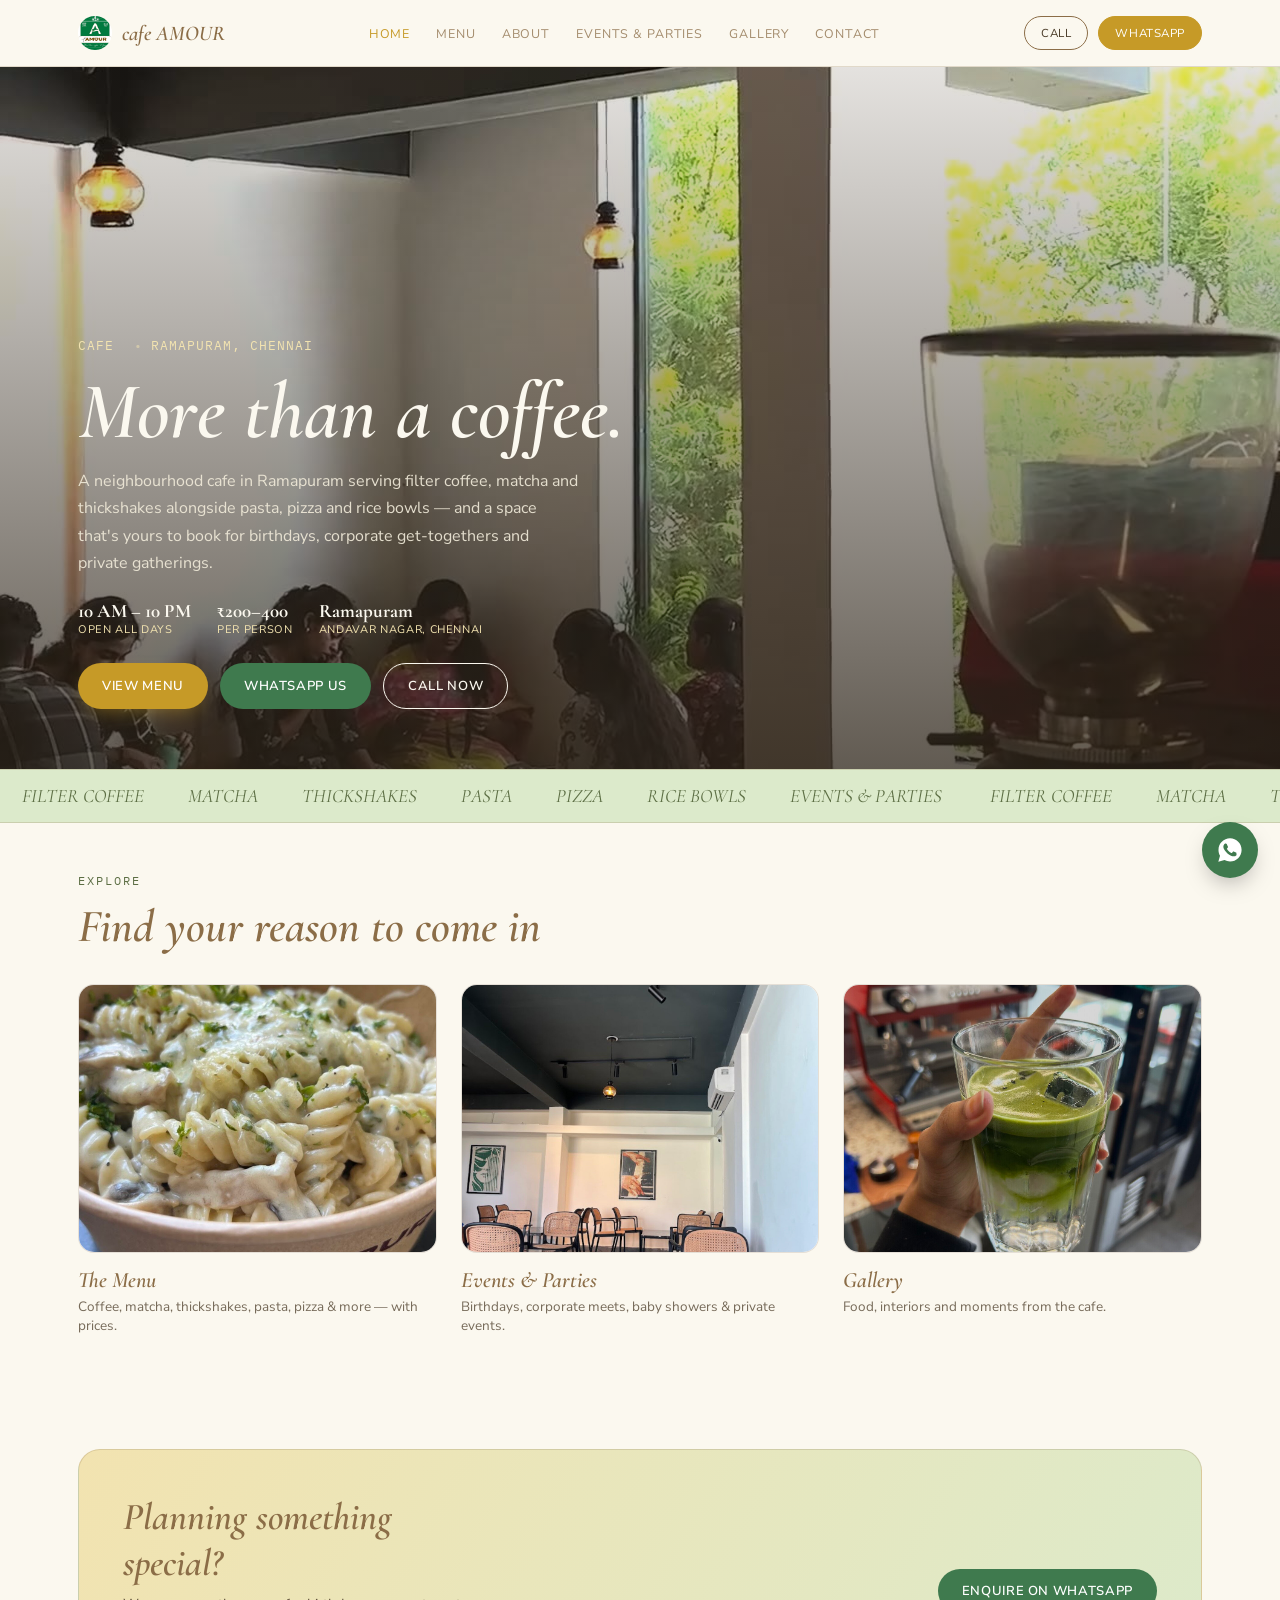
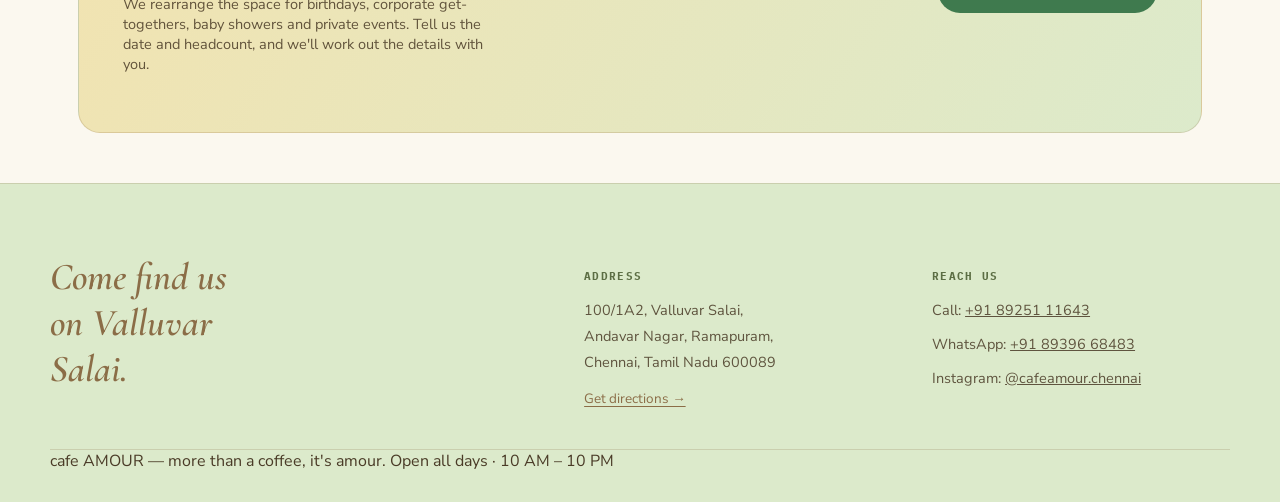
<file: index.html>
<!DOCTYPE html>
<html lang="en">
<head>
<meta charset="UTF-8">
<meta name="viewport" content="width=device-width, initial-scale=1.0">
<title>cafe AMOUR — Cafe · Dining · Events | Ramapuram, Chennai</title>
<meta name="description" content="cafe AMOUR — cafe, dining and private events in Andavar Nagar, Ramapuram, Chennai. Open all days, 10 AM – 10 PM.">
<meta name="theme-color" content="#DCEACB">
<link rel="icon" href="images/logo.jpg">
<link rel="preconnect" href="https://fonts.googleapis.com">
<link href="https://fonts.googleapis.com/css2?family=Cormorant+Garamond:ital,wght@0,500;0,600;1,500;1,600&family=Nunito+Sans:opsz,wght@6..12,300;6..12,400;6..12,600;6..12,700&family=IBM+Plex+Mono:wght@400;500&display=swap" rel="stylesheet">
<link rel="stylesheet" href="styles.css">
<style>
  .strip{overflow:hidden;white-space:nowrap;padding:14px 0;background:var(--green);border-top:1px solid var(--brown-line);border-bottom:1px solid var(--brown-line);}
  .strip-track{display:inline-block;animation:scroll 26s linear infinite;}
  .strip:hover .strip-track{animation-play-state:paused;}
  @keyframes scroll{from{transform:translateX(0);}to{transform:translateX(-50%);}}
  .strip span{font-family:'Cormorant Garamond',serif;font-style:italic;font-size:19px;color:var(--green-ink);padding:0 22px;}

  .teaser-grid{display:grid;grid-template-columns:repeat(3,1fr);gap:24px;}
  .teaser{text-decoration:none;color:inherit;display:block;}
  .teaser .img-tile{aspect-ratio:4/3;margin-bottom:14px;}
  .teaser h3{font-size:22px;font-style:italic;color:var(--brown);}
  .teaser p{font-size:13.5px;color:var(--ink);opacity:0.75;margin-top:4px;}
  @media (max-width:820px){.teaser-grid{grid-template-columns:1fr;}}

  .events-cta{
    background:linear-gradient(120deg, var(--gold-light) 0%, var(--green) 100%);
    border-radius:22px;padding:44px;display:flex;align-items:center;justify-content:space-between;gap:30px;flex-wrap:wrap;
    border:1px solid var(--brown-line);
  }
  .events-cta h2{font-size:clamp(26px,4vw,38px);font-style:italic;color:var(--brown);max-width:16ch;}
  .events-cta p{font-size:14.5px;color:var(--ink);opacity:0.85;margin-top:8px;max-width:42ch;}
</style>
</head>
<body>

<header>
  <div class="nav-wrap">
    <a href="index.html" class="brand"><img src="images/logo.jpg" alt="cafe AMOUR logo"><b>cafe AMOUR</b></a>
    <nav><ul>
      <li><a href="index.html" class="current">Home</a></li>
      <li><a href="menu.html">Menu</a></li>
      <li><a href="about.html">About</a></li>
      <li><a href="events.html">Events &amp; Parties</a></li>
      <li><a href="gallery.html">Gallery</a></li>
      <li><a href="contact.html">Contact</a></li>
    </ul></nav>
    <div class="nav-actions">
      <a class="nav-cta" href="tel:+918925111643">Call</a>
      <a class="nav-cta solid" href="https://wa.me/918939668483?text=Hi%20cafe%20AMOUR%2C%20I%27d%20like%20to%20know%20more" target="_blank" rel="noopener">WhatsApp</a>
    </div>
    <button class="menu-toggle" aria-label="Menu">☰</button>
  </div>
</header>

<section class="video-hero">
  <video autoplay muted loop playsinline poster="videos/video-2-poster.jpg">
    <source src="videos/video-2.mp4" type="video/mp4">
  </video>
  <div class="video-hero-content">
    <div class="position-line">
      <span class="word-rotator" data-words="Cafe|Dining|Events"></span>
      <span class="sep">•</span><span>Ramapuram, Chennai</span>
    </div>
    <h1 class="letters">More than a coffee.</h1>
    <p>A neighbourhood cafe in Ramapuram serving filter coffee, matcha and thickshakes alongside pasta, pizza and rice bowls — and a space that's yours to book for birthdays, corporate get-togethers and private gatherings.</p>
    <div class="video-hero-meta">
      <div><b>10 AM – 10 PM</b><span>Open all days</span></div>
      <div><b>₹200–400</b><span>Per person</span></div>
      <div><b>Ramapuram</b><span>Andavar Nagar, Chennai</span></div>
    </div>
    <div class="video-hero-actions">
      <a class="btn btn-gold" href="menu.html">View Menu</a>
      <a class="btn btn-whatsapp" href="https://wa.me/918939668483?text=Hi%20cafe%20AMOUR%2C%20I%27d%20like%20to%20enquire" target="_blank" rel="noopener">WhatsApp Us</a>
      <a class="btn btn-outline" style="border-color:#FBF8EF;color:#FBF8EF;" href="tel:+918925111643">Call Now</a>
    </div>
  </div>
</section>

<div class="strip">
  <div class="strip-track">
    <span>FILTER COFFEE</span><span>MATCHA</span><span>THICKSHAKES</span><span>PASTA</span><span>PIZZA</span><span>RICE BOWLS</span><span>EVENTS &amp; PARTIES</span>
    <span>FILTER COFFEE</span><span>MATCHA</span><span>THICKSHAKES</span><span>PASTA</span><span>PIZZA</span><span>RICE BOWLS</span><span>EVENTS &amp; PARTIES</span>
  </div>
</div>

<section class="block reveal">
  <div class="section-head">
    <div class="eyebrow">Explore</div>
    <h2>Find your reason to come in</h2>
  </div>
  <div class="teaser-grid">
    <a class="teaser" href="menu.html">
      <div class="img-tile"><img src="images/food-creamy-pasta.jpg" alt="Pasta at cafe AMOUR"></div>
      <h3>The Menu</h3>
      <p>Coffee, matcha, thickshakes, pasta, pizza &amp; more — with prices.</p>
    </a>
    <a class="teaser" href="events.html">
      <div class="img-tile"><img src="images/interior-seating-1.jpg" alt="cafe AMOUR seating for events"></div>
      <h3>Events &amp; Parties</h3>
      <p>Birthdays, corporate meets, baby showers &amp; private events.</p>
    </a>
    <a class="teaser" href="gallery.html">
      <div class="img-tile"><img src="images/drink-matcha-1.jpg" alt="Matcha at cafe AMOUR"></div>
      <h3>Gallery</h3>
      <p>Food, interiors and moments from the cafe.</p>
    </a>
  </div>
</section>

<section class="block reveal">
  <div class="events-cta">
    <div>
      <h2>Planning something special?</h2>
      <p>We rearrange the space for birthdays, corporate get-togethers, baby showers and private events. Tell us the date and headcount, and we'll work out the details with you.</p>
    </div>
    <a class="btn btn-whatsapp" href="https://wa.me/918939668483?text=Hi%2C%20I%27d%20like%20to%20enquire%20about%20hosting%20an%20event%20at%20cafe%20AMOUR" target="_blank" rel="noopener">Enquire on WhatsApp</a>
  </div>
</section>

<footer id="visit">
  <div class="footer-inner">
    <div class="footer-grid">
      <div><h2>Come find us on Valluvar Salai.</h2></div>
      <div class="footer-col">
        <h4>Address</h4>
        <p>100/1A2, Valluvar Salai,<br>Andavar Nagar, Ramapuram,<br>Chennai, Tamil Nadu 600089</p>
        <a class="link-line" href="contact.html">Get directions →</a>
      </div>
      <div class="footer-col">
        <h4>Reach us</h4>
        <p>Call: <a href="tel:+918925111643">+91 89251 11643</a></p>
        <p>WhatsApp: <a href="https://wa.me/918939668483" target="_blank" rel="noopener">+91 89396 68483</a></p>
        <p>Instagram: <a href="https://instagram.com/cafeamour.chennai" target="_blank" rel="noopener">@cafeamour.chennai</a></p>
      </div>
    </div>
    <div class="bottom">
      <span>cafe AMOUR — more than a coffee, it's amour.</span>
      <span>Open all days · 10 AM – 10 PM</span>
    </div>
  </div>
</footer>

<a class="float-wa" href="https://wa.me/918939668483?text=Hi%20cafe%20AMOUR%2C%20I%27d%20like%20to%20know%20more" target="_blank" rel="noopener" aria-label="Chat on WhatsApp">
  <svg viewBox="0 0 24 24"><path d="M12.04 2C6.58 2 2.13 6.45 2.13 11.91c0 1.75.46 3.45 1.32 4.95L2 22l5.28-1.38c1.45.79 3.08 1.21 4.76 1.21h.01c5.46 0 9.9-4.45 9.9-9.91C21.96 6.45 17.5 2 12.04 2zm5.8 14.03c-.24.68-1.4 1.3-1.93 1.34-.5.05-1.13.07-1.83-.11-.42-.11-.96-.3-1.65-.6-2.9-1.25-4.79-4.17-4.94-4.36-.15-.2-1.18-1.57-1.18-3 0-1.42.75-2.12 1.02-2.41.27-.29.58-.36.78-.36.2 0 .39 0 .56.01.18.01.42-.07.66.5.24.58.83 1.99.9 2.13.07.15.12.32.02.51-.09.2-.14.32-.28.49-.14.17-.29.38-.42.51-.14.14-.28.29-.12.57.16.28.71 1.17 1.53 1.9 1.05.94 1.94 1.23 2.22 1.37.28.14.44.12.6-.07.16-.2.68-.79.87-1.06.18-.28.36-.23.6-.14.24.09 1.53.72 1.79.85.26.14.44.2.5.32.06.11.06.65-.18 1.33z"/></svg>
</a>

<script src="script.js"></script>
</body>
</html>
</file>
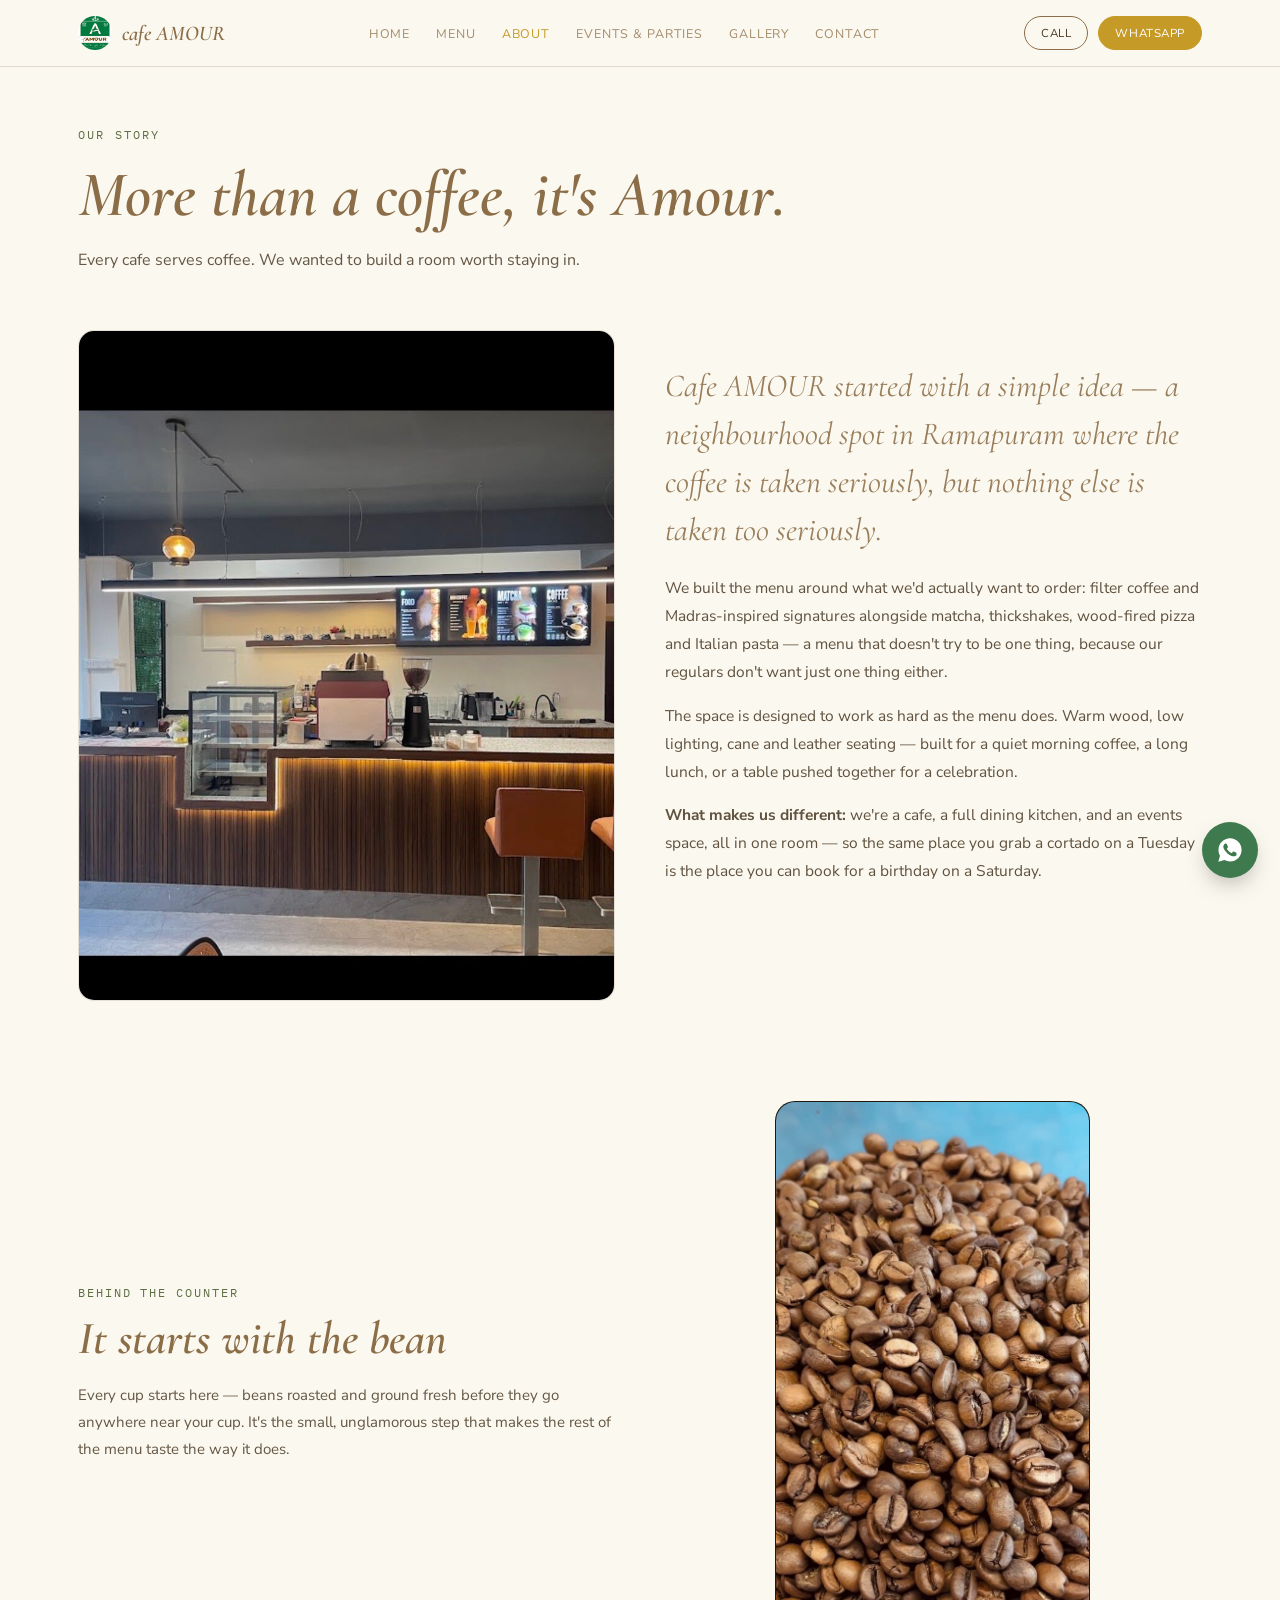
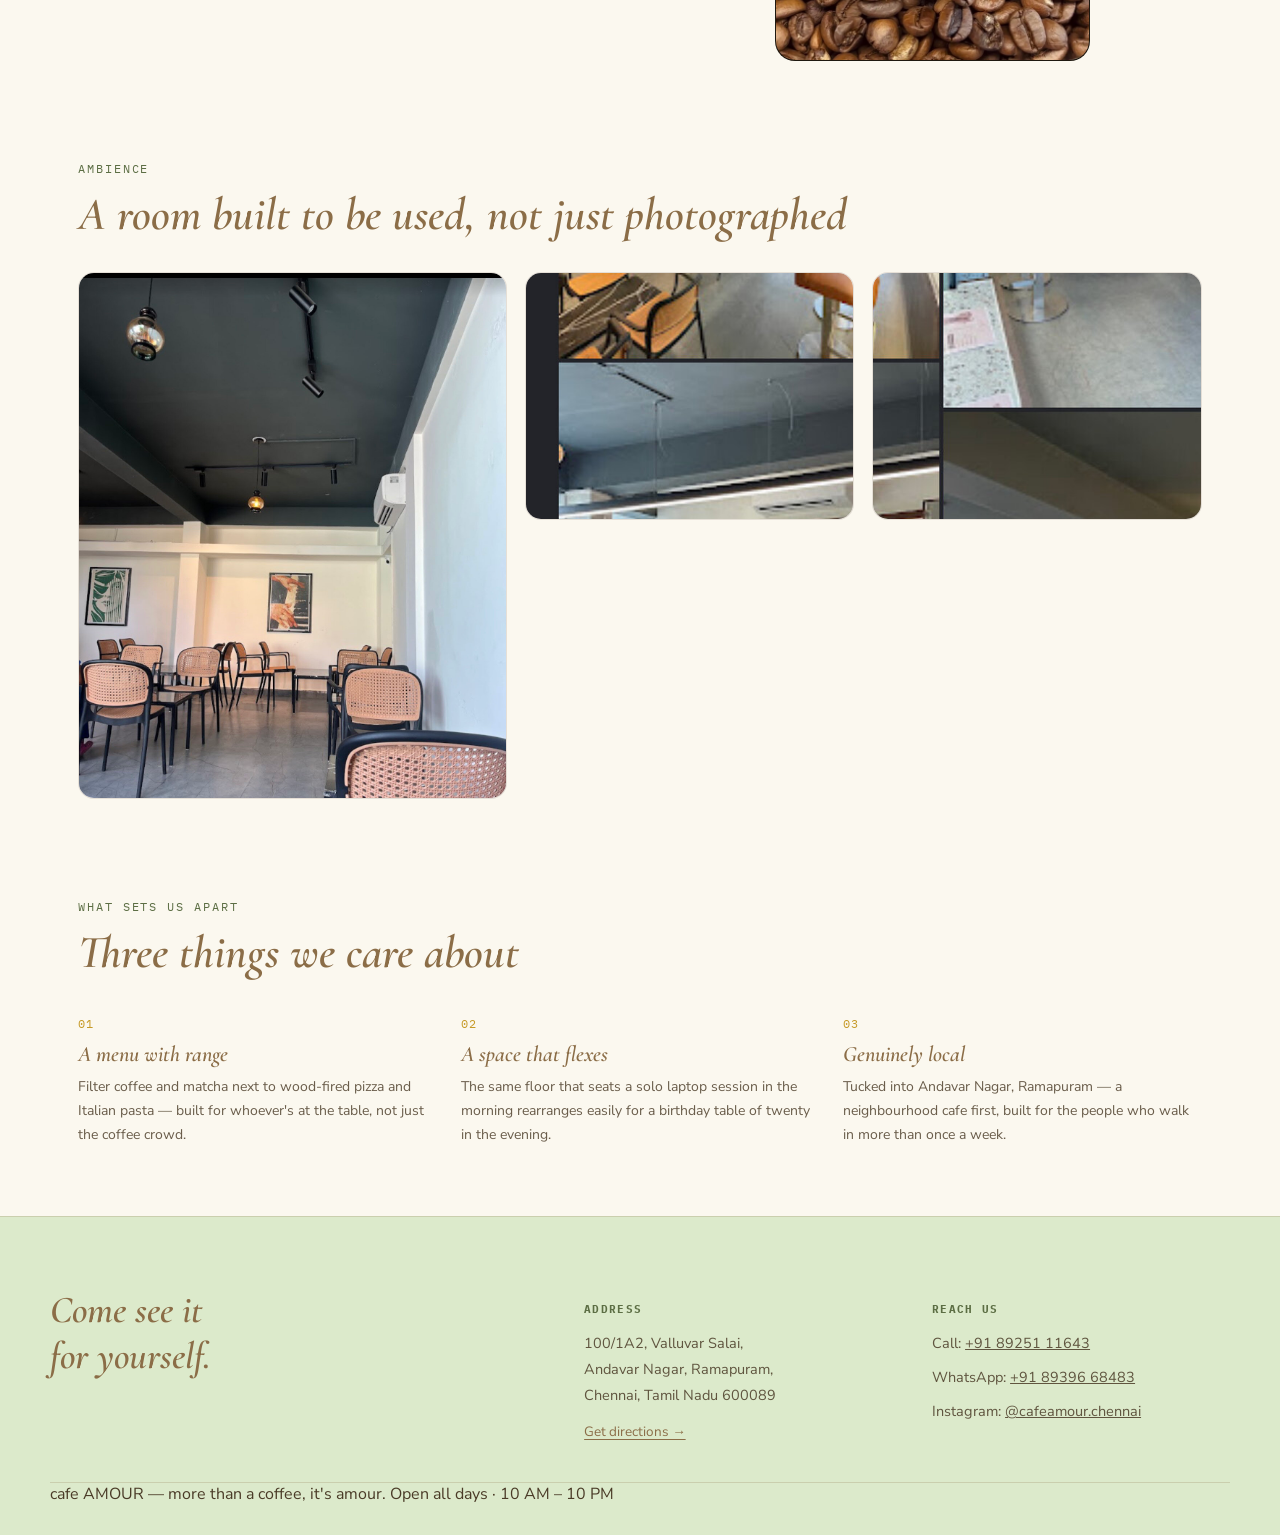
<file: about.html>
<!DOCTYPE html>
<html lang="en">
<head>
<meta charset="UTF-8">
<meta name="viewport" content="width=device-width, initial-scale=1.0">
<title>About — cafe AMOUR</title>
<meta name="description" content="The story, ambience and philosophy behind cafe AMOUR in Ramapuram, Chennai.">
<meta name="theme-color" content="#DCEACB">
<link rel="icon" href="images/logo.jpg">
<link rel="preconnect" href="https://fonts.googleapis.com">
<link href="https://fonts.googleapis.com/css2?family=Cormorant+Garamond:ital,wght@0,500;0,600;1,500;1,600&family=Nunito+Sans:opsz,wght@6..12,300;6..12,400;6..12,600;6..12,700&family=IBM+Plex+Mono:wght@400;500&display=swap" rel="stylesheet">
<link rel="stylesheet" href="styles.css">
<style>
  .story{max-width:1180px;margin:0 auto;padding:20px 28px 50px;display:grid;grid-template-columns:1fr 1fr;gap:50px;align-items:start;}
  .story .pull{font-family:'Cormorant Garamond',serif;font-style:italic;font-size:clamp(24px,3vw,32px);line-height:1.5;color:var(--brown);margin-bottom:20px;}
  .story p{font-size:15.5px;line-height:1.8;color:var(--ink);opacity:0.88;margin-bottom:16px;}
  .story .img-tile{aspect-ratio:4/5;}
  @media (max-width:860px){.story{grid-template-columns:1fr;} .story .img-tile{order:-1;aspect-ratio:16/10;}}

  .values-grid{display:grid;grid-template-columns:repeat(3,1fr);gap:24px;}
  .value-card{padding:6px 0;}
  .value-card .num{font-family:'IBM Plex Mono',monospace;font-size:12px;color:var(--gold);letter-spacing:0.08em;}
  .value-card h3{font-size:22px;font-style:italic;color:var(--brown);margin-top:10px;}
  .value-card p{font-size:14px;line-height:1.7;color:var(--ink);opacity:0.82;margin-top:8px;}
  @media (max-width:820px){.values-grid{grid-template-columns:1fr;}}

  .ambience-strip{display:grid;grid-template-columns:1.3fr 1fr 1fr;gap:18px;}
  .ambience-strip .img-tile:first-child{grid-row:span 2;aspect-ratio:auto;}
  .ambience-strip .img-tile{aspect-ratio:4/3;}
  @media (max-width:820px){.ambience-strip{grid-template-columns:1fr;} .ambience-strip .img-tile:first-child{grid-row:auto;aspect-ratio:16/10;}}

  .craft-section{display:grid;grid-template-columns:1fr 1fr;gap:44px;align-items:center;}
  .craft-section .video-block{aspect-ratio:9/16;max-height:560px;margin:0 auto;}
  .craft-section .video-block video{height:100%;object-fit:cover;}
  @media (max-width:900px){.craft-section{grid-template-columns:1fr;} .craft-section .video-block{order:-1;}}
</style>
</head>
<body>

<header>
  <div class="nav-wrap">
    <a href="index.html" class="brand"><img src="images/logo.jpg" alt="cafe AMOUR logo"><b>cafe AMOUR</b></a>
    <nav><ul>
      <li><a href="index.html">Home</a></li>
      <li><a href="menu.html">Menu</a></li>
      <li><a href="about.html" class="current">About</a></li>
      <li><a href="events.html">Events &amp; Parties</a></li>
      <li><a href="gallery.html">Gallery</a></li>
      <li><a href="contact.html">Contact</a></li>
    </ul></nav>
    <div class="nav-actions">
      <a class="nav-cta" href="tel:+918925111643">Call</a>
      <a class="nav-cta solid" href="https://wa.me/918939668483" target="_blank" rel="noopener">WhatsApp</a>
    </div>
    <button class="menu-toggle" aria-label="Menu">☰</button>
  </div>
</header>

<div class="page-hero reveal">
  <div class="eyebrow">Our story</div>
  <h1 class="letters">More than a coffee, it's Amour.</h1>
  <p>Every cafe serves coffee. We wanted to build a room worth staying in.</p>
</div>

<section class="story reveal">
  <div class="img-tile"><img src="images/interior-counter.jpg" alt="cafe AMOUR counter and bar"></div>
  <div>
    <p class="pull">Cafe AMOUR started with a simple idea — a neighbourhood spot in Ramapuram where the coffee is taken seriously, but nothing else is taken too seriously.</p>
    <p>We built the menu around what we'd actually want to order: filter coffee and Madras-inspired signatures alongside matcha, thickshakes, wood-fired pizza and Italian pasta — a menu that doesn't try to be one thing, because our regulars don't want just one thing either.</p>
    <p>The space is designed to work as hard as the menu does. Warm wood, low lighting, cane and leather seating — built for a quiet morning coffee, a long lunch, or a table pushed together for a celebration.</p>
    <p><strong>What makes us different:</strong> we're a cafe, a full dining kitchen, and an events space, all in one room — so the same place you grab a cortado on a Tuesday is the place you can book for a birthday on a Saturday.</p>
  </div>
</section>

<section class="block reveal">
  <div class="craft-section">
    <div>
      <div class="section-head" style="margin-bottom:16px;">
        <div class="eyebrow">Behind the counter</div>
        <h2>It starts with the bean</h2>
      </div>
      <p style="font-size:15px;line-height:1.8;color:var(--ink);opacity:0.85;">Every cup starts here — beans roasted and ground fresh before they go anywhere near your cup. It's the small, unglamorous step that makes the rest of the menu taste the way it does.</p>
    </div>
    <div class="video-block">
      <video autoplay muted loop playsinline poster="videos/video-1-poster.jpg">
        <source src="videos/video-1.mp4" type="video/mp4">
      </video>
    </div>
  </div>
</section>

<section class="block reveal">
  <div class="section-head">
    <div class="eyebrow">Ambience</div>
    <h2>A room built to be used, not just photographed</h2>
  </div>
  <div class="ambience-strip">
    <div class="img-tile"><img src="images/interior-seating-1.jpg" alt="cafe AMOUR seating"></div>
    <div class="img-tile"><img src="images/interior-collage-left.jpg" alt="cafe AMOUR interior detail"></div>
    <div class="img-tile"><img src="images/interior-collage-right.jpg" alt="cafe AMOUR interior detail"></div>
  </div>
</section>

<section class="block reveal">
  <div class="section-head">
    <div class="eyebrow">What sets us apart</div>
    <h2>Three things we care about</h2>
  </div>
  <div class="values-grid">
    <div class="value-card">
      <div class="num">01</div>
      <h3>A menu with range</h3>
      <p>Filter coffee and matcha next to wood-fired pizza and Italian pasta — built for whoever's at the table, not just the coffee crowd.</p>
    </div>
    <div class="value-card">
      <div class="num">02</div>
      <h3>A space that flexes</h3>
      <p>The same floor that seats a solo laptop session in the morning rearranges easily for a birthday table of twenty in the evening.</p>
    </div>
    <div class="value-card">
      <div class="num">03</div>
      <h3>Genuinely local</h3>
      <p>Tucked into Andavar Nagar, Ramapuram — a neighbourhood cafe first, built for the people who walk in more than once a week.</p>
    </div>
  </div>
</section>

<footer id="visit">
  <div class="footer-inner">
    <div class="footer-grid">
      <div><h2>Come see it for yourself.</h2></div>
      <div class="footer-col">
        <h4>Address</h4>
        <p>100/1A2, Valluvar Salai,<br>Andavar Nagar, Ramapuram,<br>Chennai, Tamil Nadu 600089</p>
        <a class="link-line" href="contact.html">Get directions →</a>
      </div>
      <div class="footer-col">
        <h4>Reach us</h4>
        <p>Call: <a href="tel:+918925111643">+91 89251 11643</a></p>
        <p>WhatsApp: <a href="https://wa.me/918939668483" target="_blank" rel="noopener">+91 89396 68483</a></p>
        <p>Instagram: <a href="https://instagram.com/cafeamour.chennai" target="_blank" rel="noopener">@cafeamour.chennai</a></p>
      </div>
    </div>
    <div class="bottom">
      <span>cafe AMOUR — more than a coffee, it's amour.</span>
      <span>Open all days · 10 AM – 10 PM</span>
    </div>
  </div>
</footer>

<a class="float-wa" href="https://wa.me/918939668483?text=Hi%20cafe%20AMOUR%2C%20I%27d%20like%20to%20know%20more" target="_blank" rel="noopener" aria-label="Chat on WhatsApp">
  <svg viewBox="0 0 24 24"><path d="M12.04 2C6.58 2 2.13 6.45 2.13 11.91c0 1.75.46 3.45 1.32 4.95L2 22l5.28-1.38c1.45.79 3.08 1.21 4.76 1.21h.01c5.46 0 9.9-4.45 9.9-9.91C21.96 6.45 17.5 2 12.04 2zm5.8 14.03c-.24.68-1.4 1.3-1.93 1.34-.5.05-1.13.07-1.83-.11-.42-.11-.96-.3-1.65-.6-2.9-1.25-4.79-4.17-4.94-4.36-.15-.2-1.18-1.57-1.18-3 0-1.42.75-2.12 1.02-2.41.27-.29.58-.36.78-.36.2 0 .39 0 .56.01.18.01.42-.07.66.5.24.58.83 1.99.9 2.13.07.15.12.32.02.51-.09.2-.14.32-.28.49-.14.17-.29.38-.42.51-.14.14-.28.29-.12.57.16.28.71 1.17 1.53 1.9 1.05.94 1.94 1.23 2.22 1.37.28.14.44.12.6-.07.16-.2.68-.79.87-1.06.18-.28.36-.23.6-.14.24.09 1.53.72 1.79.85.26.14.44.2.5.32.06.11.06.65-.18 1.33z"/></svg>
</a>

<script src="script.js"></script>
</body>
</html>
</file>
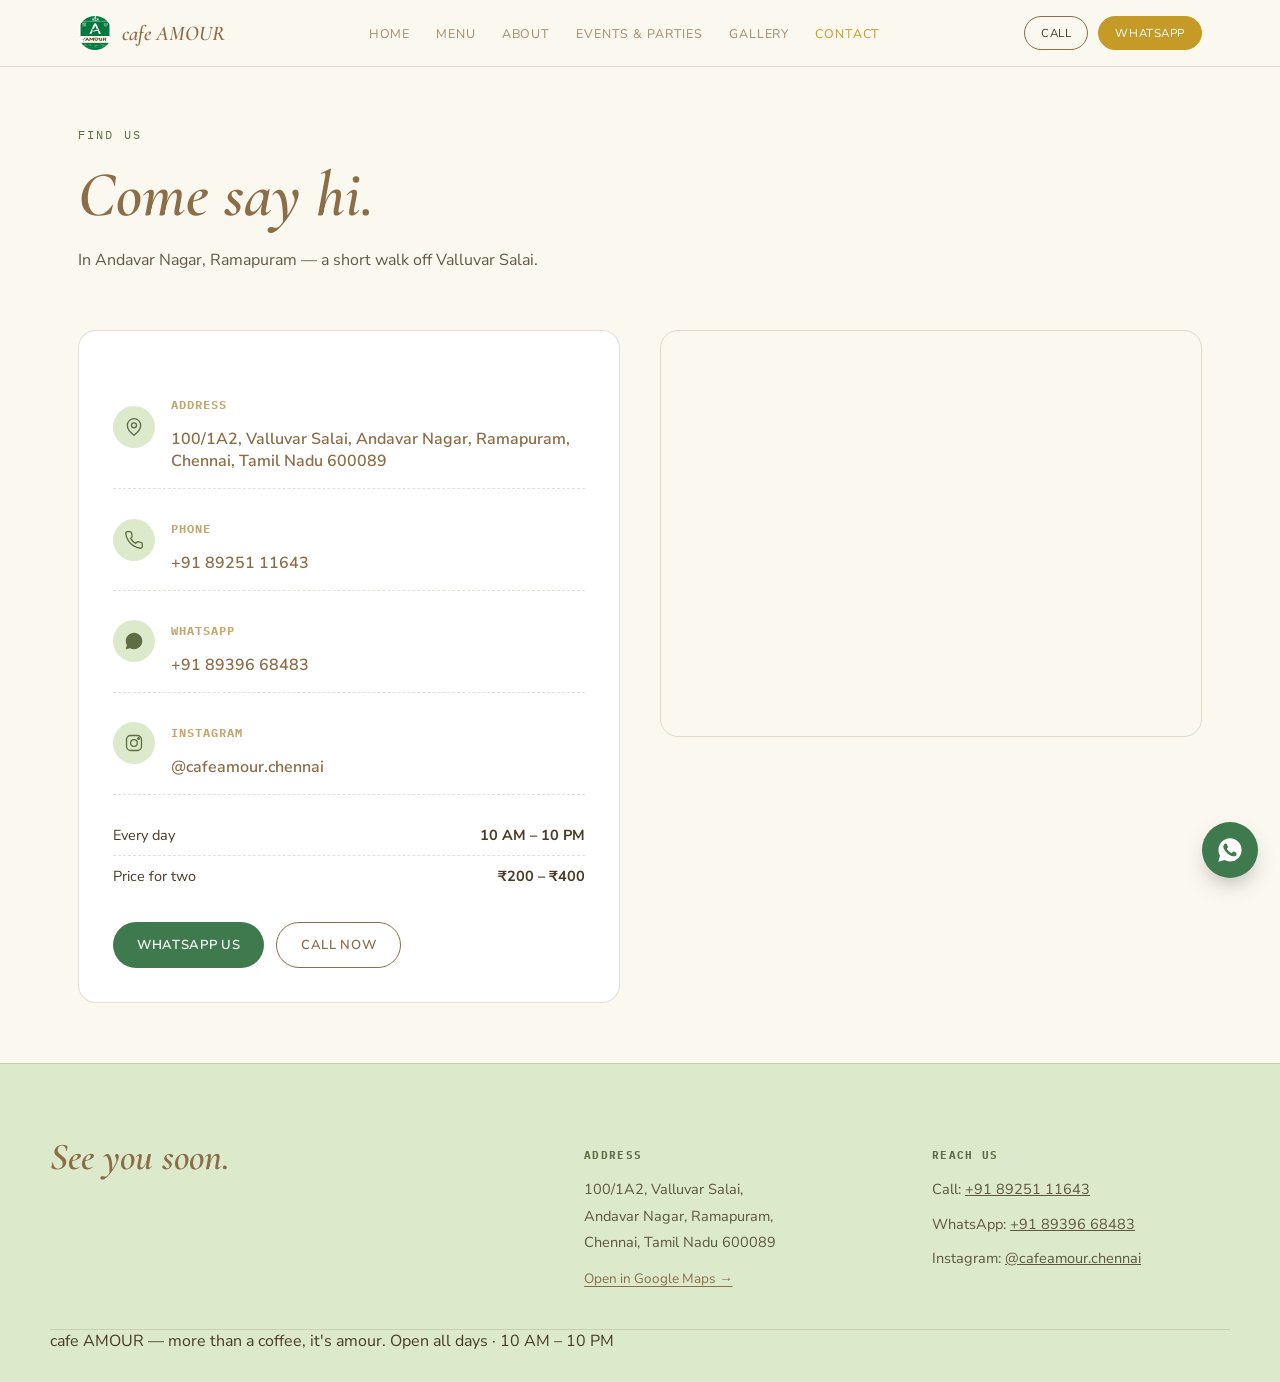
<file: contact.html>
<!DOCTYPE html>
<html lang="en">
<head>
<meta charset="UTF-8">
<meta name="viewport" content="width=device-width, initial-scale=1.0">
<title>Contact — cafe AMOUR</title>
<meta name="description" content="Find cafe AMOUR in Andavar Nagar, Ramapuram, Chennai. Call, WhatsApp, or get directions.">
<meta name="theme-color" content="#DCEACB">
<link rel="icon" href="images/logo.jpg">
<link rel="preconnect" href="https://fonts.googleapis.com">
<link href="https://fonts.googleapis.com/css2?family=Cormorant+Garamond:ital,wght@0,500;0,600;1,500;1,600&family=Nunito+Sans:opsz,wght@6..12,300;6..12,400;6..12,600;6..12,700&family=IBM+Plex+Mono:wght@400;500&display=swap" rel="stylesheet">
<link rel="stylesheet" href="styles.css">
<style>
  .contact-grid{max-width:1180px;margin:0 auto;padding:20px 28px 60px;display:grid;grid-template-columns:1fr 1fr;gap:40px;align-items:start;}
  .contact-card{background:var(--paper);border:1px solid var(--brown-line);border-radius:18px;padding:34px;}
  .contact-row{display:flex;align-items:center;gap:16px;padding:16px 0;border-bottom:1px dashed var(--brown-line);}
  .contact-row:last-child{border-bottom:none;}
  .contact-row .ic{width:42px;height:42px;border-radius:50%;background:var(--green);display:flex;align-items:center;justify-content:center;flex-shrink:0;}
  .contact-row svg{width:20px;height:20px;color:var(--green-ink);}
  .contact-row div h4{font-size:12px;letter-spacing:0.08em;text-transform:uppercase;color:var(--brown-soft);font-family:'IBM Plex Mono',monospace;}
  .contact-row div a, .contact-row div span{font-size:16px;color:var(--brown);font-weight:600;text-decoration:none;}
  .map-frame{border-radius:18px;overflow:hidden;border:1px solid var(--brown-line);aspect-ratio:4/3;}
  .map-frame iframe{width:100%;height:100%;border:0;}
  .hours-table{margin-top:20px;}
  .hours-table .row{display:flex;justify-content:space-between;padding:10px 0;border-bottom:1px dashed var(--brown-line);font-size:14.5px;}
  .hours-table .row:last-child{border-bottom:none;}
</style>
</head>
<body>

<header>
  <div class="nav-wrap">
    <a href="index.html" class="brand"><img src="images/logo.jpg" alt="cafe AMOUR logo"><b>cafe AMOUR</b></a>
    <nav><ul>
      <li><a href="index.html">Home</a></li>
      <li><a href="menu.html">Menu</a></li>
      <li><a href="about.html">About</a></li>
      <li><a href="events.html">Events &amp; Parties</a></li>
      <li><a href="gallery.html">Gallery</a></li>
      <li><a href="contact.html" class="current">Contact</a></li>
    </ul></nav>
    <div class="nav-actions">
      <a class="nav-cta" href="tel:+918925111643">Call</a>
      <a class="nav-cta solid" href="https://wa.me/918939668483" target="_blank" rel="noopener">WhatsApp</a>
    </div>
    <button class="menu-toggle" aria-label="Menu">☰</button>
  </div>
</header>

<div class="page-hero reveal">
  <div class="eyebrow">Find us</div>
  <h1 class="letters">Come say hi.</h1>
  <p>In Andavar Nagar, Ramapuram — a short walk off Valluvar Salai.</p>
</div>

<div class="contact-grid reveal">
  <div class="contact-card">
    <div class="contact-row">
      <div class="ic"><svg viewBox="0 0 24 24" fill="none" stroke="currentColor" stroke-width="1.6"><path d="M20 10c0 6-8 12-8 12s-8-6-8-12a8 8 0 0 1 16 0z"/><circle cx="12" cy="10" r="3"/></svg></div>
      <div><h4>Address</h4><span>100/1A2, Valluvar Salai, Andavar Nagar, Ramapuram, Chennai, Tamil Nadu 600089</span></div>
    </div>
    <div class="contact-row">
      <div class="ic"><svg viewBox="0 0 24 24" fill="none" stroke="currentColor" stroke-width="1.6"><path d="M22 16.9v3a2 2 0 0 1-2.2 2 19.8 19.8 0 0 1-8.6-3.1 19.5 19.5 0 0 1-6-6 19.8 19.8 0 0 1-3.1-8.7A2 2 0 0 1 4.1 2h3a2 2 0 0 1 2 1.7c.1 1 .3 2 .6 2.9a2 2 0 0 1-.4 2.1L8 10a16 16 0 0 0 6 6l1.3-1.3a2 2 0 0 1 2.1-.4c.9.3 1.9.5 2.9.6a2 2 0 0 1 1.7 2.1z"/></svg></div>
      <div><h4>Phone</h4><a href="tel:+918925111643">+91 89251 11643</a></div>
    </div>
    <div class="contact-row">
      <div class="ic"><svg viewBox="0 0 24 24" fill="currentColor"><path d="M12.04 2C6.58 2 2.13 6.45 2.13 11.91c0 1.75.46 3.45 1.32 4.95L2 22l5.28-1.38c1.45.79 3.08 1.21 4.76 1.21h.01c5.46 0 9.9-4.45 9.9-9.91C21.96 6.45 17.5 2 12.04 2z"/></svg></div>
      <div><h4>WhatsApp</h4><a href="https://wa.me/918939668483" target="_blank" rel="noopener">+91 89396 68483</a></div>
    </div>
    <div class="contact-row">
      <div class="ic"><svg viewBox="0 0 24 24" fill="none" stroke="currentColor" stroke-width="1.6"><rect x="3" y="3" width="18" height="18" rx="5"/><circle cx="12" cy="12" r="4"/><circle cx="17.5" cy="6.5" r="1"/></svg></div>
      <div><h4>Instagram</h4><a href="https://instagram.com/cafeamour.chennai" target="_blank" rel="noopener">@cafeamour.chennai</a></div>
    </div>

    <div class="hours-table">
      <div class="row"><span>Every day</span><strong>10 AM – 10 PM</strong></div>
      <div class="row"><span>Price for two</span><strong>₹200 – ₹400</strong></div>
    </div>

    <div style="display:flex;gap:12px;margin-top:26px;flex-wrap:wrap;">
      <a class="btn btn-whatsapp" href="https://wa.me/918939668483?text=Hi%20cafe%20AMOUR%2C%20I%27d%20like%20to%20know%20more" target="_blank" rel="noopener">WhatsApp Us</a>
      <a class="btn btn-outline" href="tel:+918925111643">Call Now</a>
    </div>
  </div>

  <div class="map-frame">
    <iframe
      src="https://www.google.com/maps?q=cafe+AMOUR,100%2F1A2+Valluvar+Salai,+Andavar+Nagar,+Ramapuram,+Chennai,+Tamil+Nadu+600089&output=embed"
      allowfullscreen="" loading="lazy" referrerpolicy="no-referrer-when-downgrade"
      title="cafe AMOUR location map"></iframe>
  </div>
</div>

<footer id="visit">
  <div class="footer-inner">
    <div class="footer-grid">
      <div><h2>See you soon.</h2></div>
      <div class="footer-col">
        <h4>Address</h4>
        <p>100/1A2, Valluvar Salai,<br>Andavar Nagar, Ramapuram,<br>Chennai, Tamil Nadu 600089</p>
        <a class="link-line" href="https://www.google.com/maps/search/?api=1&query=cafe+AMOUR+Ramapuram+Chennai" target="_blank" rel="noopener">Open in Google Maps →</a>
      </div>
      <div class="footer-col">
        <h4>Reach us</h4>
        <p>Call: <a href="tel:+918925111643">+91 89251 11643</a></p>
        <p>WhatsApp: <a href="https://wa.me/918939668483" target="_blank" rel="noopener">+91 89396 68483</a></p>
        <p>Instagram: <a href="https://instagram.com/cafeamour.chennai" target="_blank" rel="noopener">@cafeamour.chennai</a></p>
      </div>
    </div>
    <div class="bottom">
      <span>cafe AMOUR — more than a coffee, it's amour.</span>
      <span>Open all days · 10 AM – 10 PM</span>
    </div>
  </div>
</footer>

<a class="float-wa" href="https://wa.me/918939668483?text=Hi%20cafe%20AMOUR%2C%20I%27d%20like%20to%20know%20more" target="_blank" rel="noopener" aria-label="Chat on WhatsApp">
  <svg viewBox="0 0 24 24"><path d="M12.04 2C6.58 2 2.13 6.45 2.13 11.91c0 1.75.46 3.45 1.32 4.95L2 22l5.28-1.38c1.45.79 3.08 1.21 4.76 1.21h.01c5.46 0 9.9-4.45 9.9-9.91C21.96 6.45 17.5 2 12.04 2zm5.8 14.03c-.24.68-1.4 1.3-1.93 1.34-.5.05-1.13.07-1.83-.11-.42-.11-.96-.3-1.65-.6-2.9-1.25-4.79-4.17-4.94-4.36-.15-.2-1.18-1.57-1.18-3 0-1.42.75-2.12 1.02-2.41.27-.29.58-.36.78-.36.2 0 .39 0 .56.01.18.01.42-.07.66.5.24.58.83 1.99.9 2.13.07.15.12.32.02.51-.09.2-.14.32-.28.49-.14.17-.29.38-.42.51-.14.14-.28.29-.12.57.16.28.71 1.17 1.53 1.9 1.05.94 1.94 1.23 2.22 1.37.28.14.44.12.6-.07.16-.2.68-.79.87-1.06.18-.28.36-.23.6-.14.24.09 1.53.72 1.79.85.26.14.44.2.5.32.06.11.06.65-.18 1.33z"/></svg>
</a>

<script src="script.js"></script>
</body>
</html>
</file>
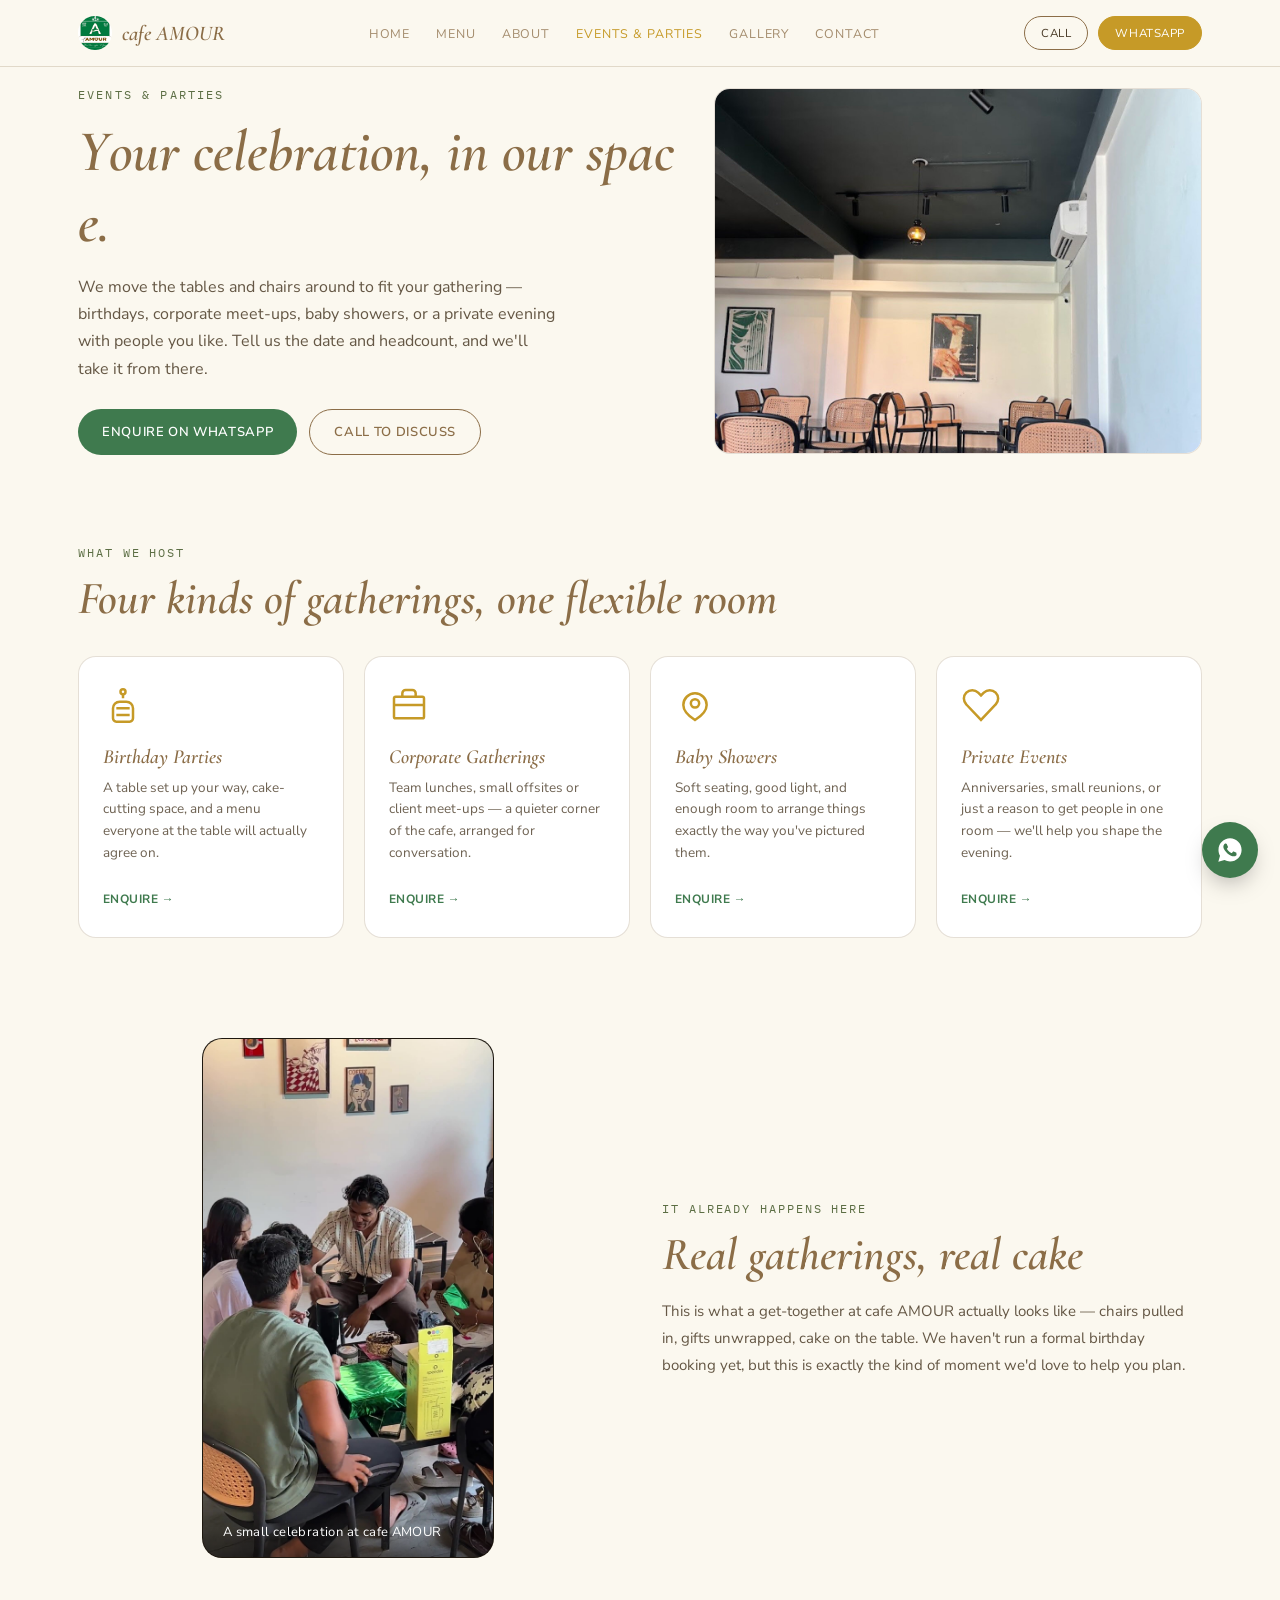
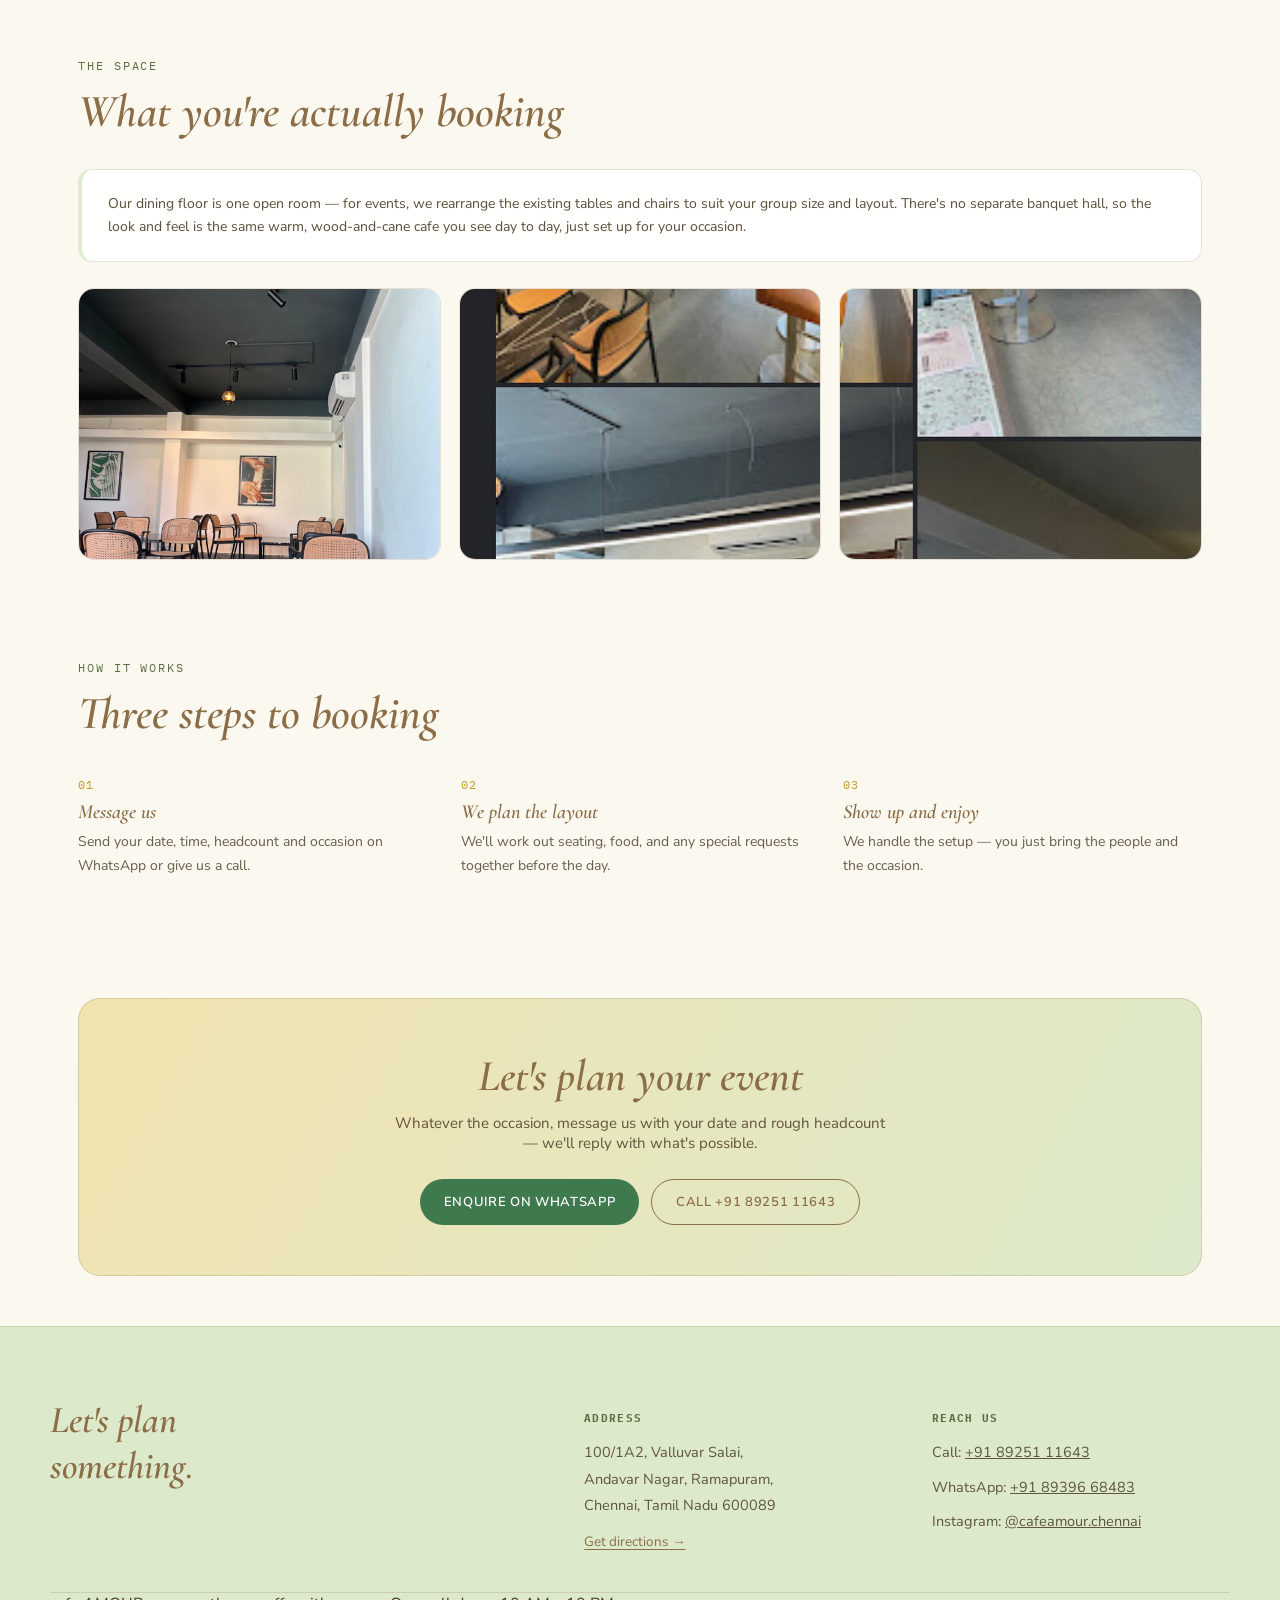
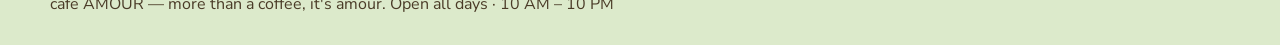
<file: events.html>
<!DOCTYPE html>
<html lang="en">
<head>
<meta charset="UTF-8">
<meta name="viewport" content="width=device-width, initial-scale=1.0">
<title>Events &amp; Parties — cafe AMOUR</title>
<meta name="description" content="Host your birthday party, corporate gathering, baby shower or private event at cafe AMOUR, Ramapuram, Chennai. Enquire on WhatsApp.">
<meta name="theme-color" content="#DCEACB">
<link rel="icon" href="images/logo.jpg">
<link rel="preconnect" href="https://fonts.googleapis.com">
<link href="https://fonts.googleapis.com/css2?family=Cormorant+Garamond:ital,wght@0,500;0,600;1,500;1,600&family=Nunito+Sans:opsz,wght@6..12,300;6..12,400;6..12,600;6..12,700&family=IBM+Plex+Mono:wght@400;500&display=swap" rel="stylesheet">
<link rel="stylesheet" href="styles.css">
<style>
  .events-hero{max-width:1180px;margin:0 auto;padding:20px 28px 40px;display:grid;grid-template-columns:1.1fr 0.9fr;gap:40px;align-items:center;}
  .events-hero .img-tile{aspect-ratio:4/3;}
  @media (max-width:900px){.events-hero{grid-template-columns:1fr;} .events-hero .img-tile{order:-1;aspect-ratio:16/10;}}

  .event-types{display:grid;grid-template-columns:repeat(4,1fr);gap:20px;}
  .event-card{background:var(--paper);border:1px solid var(--brown-line);border-radius:18px;padding:28px 24px;text-align:left;}
  .event-card .icon{width:40px;height:40px;color:var(--gold);margin-bottom:14px;}
  .event-card h3{font-size:20px;font-style:italic;color:var(--brown);}
  .event-card p{font-size:13.5px;line-height:1.6;color:var(--ink);opacity:0.8;margin-top:8px;}
  .event-card a.mini-wa{display:inline-block;margin-top:14px;font-size:12px;letter-spacing:0.04em;text-transform:uppercase;color:#3f7a4e;font-weight:700;text-decoration:none;}
  @media (max-width:900px){.event-types{grid-template-columns:1fr 1fr;}}
  @media (max-width:560px){.event-types{grid-template-columns:1fr;}}

  .how-it-works{display:grid;grid-template-columns:repeat(3,1fr);gap:24px;}
  .step{padding:6px 0;}
  .step .num{font-family:'IBM Plex Mono',monospace;font-size:12px;color:var(--gold);letter-spacing:0.08em;}
  .step h3{font-size:20px;font-style:italic;color:var(--brown);margin-top:8px;}
  .step p{font-size:14px;line-height:1.7;color:var(--ink);opacity:0.82;margin-top:6px;}
  @media (max-width:820px){.how-it-works{grid-template-columns:1fr;}}

  .space-gallery{display:grid;grid-template-columns:repeat(3,1fr);gap:18px;}
  .space-gallery .img-tile{aspect-ratio:4/3;}
  @media (max-width:820px){.space-gallery{grid-template-columns:1fr 1fr;}}

  .proof-section{display:grid;grid-template-columns:1fr 1fr;gap:44px;align-items:center;}
  .proof-section .video-block{aspect-ratio:9/16;max-height:520px;margin:0 auto;}
  .proof-section .video-block video{height:100%;object-fit:cover;}
  @media (max-width:900px){.proof-section{grid-template-columns:1fr;} .proof-section .video-block{order:-1;}}

  .note-box{background:var(--paper);border:1px solid var(--brown-line);border-left:4px solid var(--green);border-radius:14px;padding:22px 26px;font-size:14px;line-height:1.7;color:var(--ink);opacity:0.9;}

  .big-cta{
    background:linear-gradient(120deg, var(--gold-light) 0%, var(--green) 100%);
    border-radius:22px;padding:50px;text-align:center;border:1px solid var(--brown-line);
  }
  .big-cta h2{font-size:clamp(28px,4.5vw,44px);font-style:italic;color:var(--brown);}
  .big-cta p{font-size:15px;color:var(--ink);opacity:0.85;margin-top:10px;max-width:56ch;margin-left:auto;margin-right:auto;}
  .cta-buttons{display:flex;gap:12px;justify-content:center;flex-wrap:wrap;margin-top:26px;}
</style>
</head>
<body>

<header>
  <div class="nav-wrap">
    <a href="index.html" class="brand"><img src="images/logo.jpg" alt="cafe AMOUR logo"><b>cafe AMOUR</b></a>
    <nav><ul>
      <li><a href="index.html">Home</a></li>
      <li><a href="menu.html">Menu</a></li>
      <li><a href="about.html">About</a></li>
      <li><a href="events.html" class="current">Events &amp; Parties</a></li>
      <li><a href="gallery.html">Gallery</a></li>
      <li><a href="contact.html">Contact</a></li>
    </ul></nav>
    <div class="nav-actions">
      <a class="nav-cta" href="tel:+918925111643">Call</a>
      <a class="nav-cta solid" href="https://wa.me/918939668483" target="_blank" rel="noopener">WhatsApp</a>
    </div>
    <button class="menu-toggle" aria-label="Menu">☰</button>
  </div>
</header>

<section class="events-hero reveal">
  <div>
    <div class="eyebrow mono" style="font-family:'IBM Plex Mono',monospace;font-size:12px;letter-spacing:0.18em;text-transform:uppercase;color:var(--green-ink);margin-bottom:14px;">Events &amp; Parties</div>
    <h1 class="letters" style="font-size:clamp(38px,6vw,58px);font-style:italic;color:var(--brown);">Your celebration, in our space.</h1>
    <p style="margin-top:16px;font-size:16px;line-height:1.7;color:var(--ink);opacity:0.85;max-width:48ch;">We move the tables and chairs around to fit your gathering — birthdays, corporate meet-ups, baby showers, or a private evening with people you like. Tell us the date and headcount, and we'll take it from there.</p>
    <div class="hero-actions" style="margin-top:26px;display:flex;gap:12px;flex-wrap:wrap;">
      <a class="btn btn-whatsapp" href="https://wa.me/918939668483?text=Hi%2C%20I%27d%20like%20to%20enquire%20about%20hosting%20an%20event%20at%20cafe%20AMOUR" target="_blank" rel="noopener">Enquire on WhatsApp</a>
      <a class="btn btn-outline" href="tel:+918925111643">Call to Discuss</a>
    </div>
  </div>
  <div class="img-tile"><img src="images/interior-seating-1.jpg" alt="cafe AMOUR seating arranged for a gathering"></div>
</section>

<section class="block reveal">
  <div class="section-head">
    <div class="eyebrow">What we host</div>
    <h2>Four kinds of gatherings, one flexible room</h2>
  </div>
  <div class="event-types">
    <div class="event-card">
      <svg class="icon" viewBox="0 0 24 24" fill="none" stroke="currentColor" stroke-width="1.5"><path d="M12 6v2M8 22h8a2 2 0 0 0 2-2v-6a4 4 0 0 0-4-4h-4a4 4 0 0 0-4 4v6a2 2 0 0 0 2 2z"/><circle cx="12" cy="4" r="1.5"/><path d="M8 14h8M8 18h8"/></svg>
      <h3>Birthday Parties</h3>
      <p>A table set up your way, cake-cutting space, and a menu everyone at the table will actually agree on.</p>
      <a class="mini-wa" href="https://wa.me/918939668483?text=Hi%2C%20I%27d%20like%20to%20enquire%20about%20a%20birthday%20party%20at%20cafe%20AMOUR" target="_blank" rel="noopener">Enquire →</a>
    </div>
    <div class="event-card">
      <svg class="icon" viewBox="0 0 24 24" fill="none" stroke="currentColor" stroke-width="1.5"><rect x="3" y="7" width="18" height="13" rx="1"/><path d="M8 7V5a2 2 0 0 1 2-2h4a2 2 0 0 1 2 2v2M3 12h18"/></svg>
      <h3>Corporate Gatherings</h3>
      <p>Team lunches, small offsites or client meet-ups — a quieter corner of the cafe, arranged for conversation.</p>
      <a class="mini-wa" href="https://wa.me/918939668483?text=Hi%2C%20I%27d%20like%20to%20enquire%20about%20a%20corporate%20gathering%20at%20cafe%20AMOUR" target="_blank" rel="noopener">Enquire →</a>
    </div>
    <div class="event-card">
      <svg class="icon" viewBox="0 0 24 24" fill="none" stroke="currentColor" stroke-width="1.5"><path d="M12 21c-4-2.5-7-5.5-7-9a7 7 0 0 1 14 0c0 3.5-3 6.5-7 9z"/><circle cx="12" cy="11" r="2.5"/></svg>
      <h3>Baby Showers</h3>
      <p>Soft seating, good light, and enough room to arrange things exactly the way you've pictured them.</p>
      <a class="mini-wa" href="https://wa.me/918939668483?text=Hi%2C%20I%27d%20like%20to%20enquire%20about%20a%20baby%20shower%20at%20cafe%20AMOUR" target="_blank" rel="noopener">Enquire →</a>
    </div>
    <div class="event-card">
      <svg class="icon" viewBox="0 0 24 24" fill="none" stroke="currentColor" stroke-width="1.5"><path d="M20.8 4.6a5 5 0 0 0-7.1 0L12 6.3l-1.7-1.7a5 5 0 1 0-7.1 7.1L12 20.9l8.8-9.2a5 5 0 0 0 0-7.1z"/></svg>
      <h3>Private Events</h3>
      <p>Anniversaries, small reunions, or just a reason to get people in one room — we'll help you shape the evening.</p>
      <a class="mini-wa" href="https://wa.me/918939668483?text=Hi%2C%20I%27d%20like%20to%20enquire%20about%20a%20private%20event%20at%20cafe%20AMOUR" target="_blank" rel="noopener">Enquire →</a>
    </div>
  </div>
</section>

<section class="block reveal">
  <div class="proof-section">
    <div class="video-block">
      <video autoplay muted loop playsinline poster="videos/video-3-poster.jpg">
        <source src="videos/video-3.mp4" type="video/mp4">
      </video>
      <div class="video-caption">A small celebration at cafe AMOUR</div>
    </div>
    <div>
      <div class="section-head" style="margin-bottom:16px;">
        <div class="eyebrow">It already happens here</div>
        <h2>Real gatherings, real cake</h2>
      </div>
      <p style="font-size:15px;line-height:1.8;color:var(--ink);opacity:0.85;">This is what a get-together at cafe AMOUR actually looks like — chairs pulled in, gifts unwrapped, cake on the table. We haven't run a formal birthday booking yet, but this is exactly the kind of moment we'd love to help you plan.</p>
    </div>
  </div>
</section>

<section class="block reveal">
  <div class="section-head">
    <div class="eyebrow">The space</div>
    <h2>What you're actually booking</h2>
  </div>
  <div class="note-box" style="margin-bottom:26px;">
    Our dining floor is one open room — for events, we rearrange the existing tables and chairs to suit your group size and layout. There's no separate banquet hall, so the look and feel is the same warm, wood-and-cane cafe you see day to day, just set up for your occasion.
  </div>
  <div class="space-gallery">
    <div class="img-tile"><img src="images/interior-seating-1.jpg" alt="cafe AMOUR seating area"></div>
    <div class="img-tile"><img src="images/interior-collage-left.jpg" alt="cafe AMOUR interior"></div>
    <div class="img-tile"><img src="images/interior-collage-right.jpg" alt="cafe AMOUR interior"></div>
  </div>
</section>

<section class="block reveal">
  <div class="section-head">
    <div class="eyebrow">How it works</div>
    <h2>Three steps to booking</h2>
  </div>
  <div class="how-it-works">
    <div class="step">
      <div class="num">01</div>
      <h3>Message us</h3>
      <p>Send your date, time, headcount and occasion on WhatsApp or give us a call.</p>
    </div>
    <div class="step">
      <div class="num">02</div>
      <h3>We plan the layout</h3>
      <p>We'll work out seating, food, and any special requests together before the day.</p>
    </div>
    <div class="step">
      <div class="num">03</div>
      <h3>Show up and enjoy</h3>
      <p>We handle the setup — you just bring the people and the occasion.</p>
    </div>
  </div>
</section>

<section class="block reveal">
  <div class="big-cta">
    <h2>Let's plan your event</h2>
    <p>Whatever the occasion, message us with your date and rough headcount — we'll reply with what's possible.</p>
    <div class="cta-buttons">
      <a class="btn btn-whatsapp" href="https://wa.me/918939668483?text=Hi%2C%20I%27d%20like%20to%20enquire%20about%20hosting%20an%20event%20at%20cafe%20AMOUR" target="_blank" rel="noopener">Enquire on WhatsApp</a>
      <a class="btn btn-outline" href="tel:+918925111643">Call +91 89251 11643</a>
    </div>
  </div>
</section>

<footer id="visit">
  <div class="footer-inner">
    <div class="footer-grid">
      <div><h2>Let's plan something.</h2></div>
      <div class="footer-col">
        <h4>Address</h4>
        <p>100/1A2, Valluvar Salai,<br>Andavar Nagar, Ramapuram,<br>Chennai, Tamil Nadu 600089</p>
        <a class="link-line" href="contact.html">Get directions →</a>
      </div>
      <div class="footer-col">
        <h4>Reach us</h4>
        <p>Call: <a href="tel:+918925111643">+91 89251 11643</a></p>
        <p>WhatsApp: <a href="https://wa.me/918939668483" target="_blank" rel="noopener">+91 89396 68483</a></p>
        <p>Instagram: <a href="https://instagram.com/cafeamour.chennai" target="_blank" rel="noopener">@cafeamour.chennai</a></p>
      </div>
    </div>
    <div class="bottom">
      <span>cafe AMOUR — more than a coffee, it's amour.</span>
      <span>Open all days · 10 AM – 10 PM</span>
    </div>
  </div>
</footer>

<a class="float-wa" href="https://wa.me/918939668483?text=Hi%2C%20I%27d%20like%20to%20enquire%20about%20hosting%20an%20event%20at%20cafe%20AMOUR" target="_blank" rel="noopener" aria-label="Chat on WhatsApp">
  <svg viewBox="0 0 24 24"><path d="M12.04 2C6.58 2 2.13 6.45 2.13 11.91c0 1.75.46 3.45 1.32 4.95L2 22l5.28-1.38c1.45.79 3.08 1.21 4.76 1.21h.01c5.46 0 9.9-4.45 9.9-9.91C21.96 6.45 17.5 2 12.04 2zm5.8 14.03c-.24.68-1.4 1.3-1.93 1.34-.5.05-1.13.07-1.83-.11-.42-.11-.96-.3-1.65-.6-2.9-1.25-4.79-4.17-4.94-4.36-.15-.2-1.18-1.57-1.18-3 0-1.42.75-2.12 1.02-2.41.27-.29.58-.36.78-.36.2 0 .39 0 .56.01.18.01.42-.07.66.5.24.58.83 1.99.9 2.13.07.15.12.32.02.51-.09.2-.14.32-.28.49-.14.17-.29.38-.42.51-.14.14-.28.29-.12.57.16.28.71 1.17 1.53 1.9 1.05.94 1.94 1.23 2.22 1.37.28.14.44.12.6-.07.16-.2.68-.79.87-1.06.18-.28.36-.23.6-.14.24.09 1.53.72 1.79.85.26.14.44.2.5.32.06.11.06.65-.18 1.33z"/></svg>
</a>

<script src="script.js"></script>
</body>
</html>
</file>
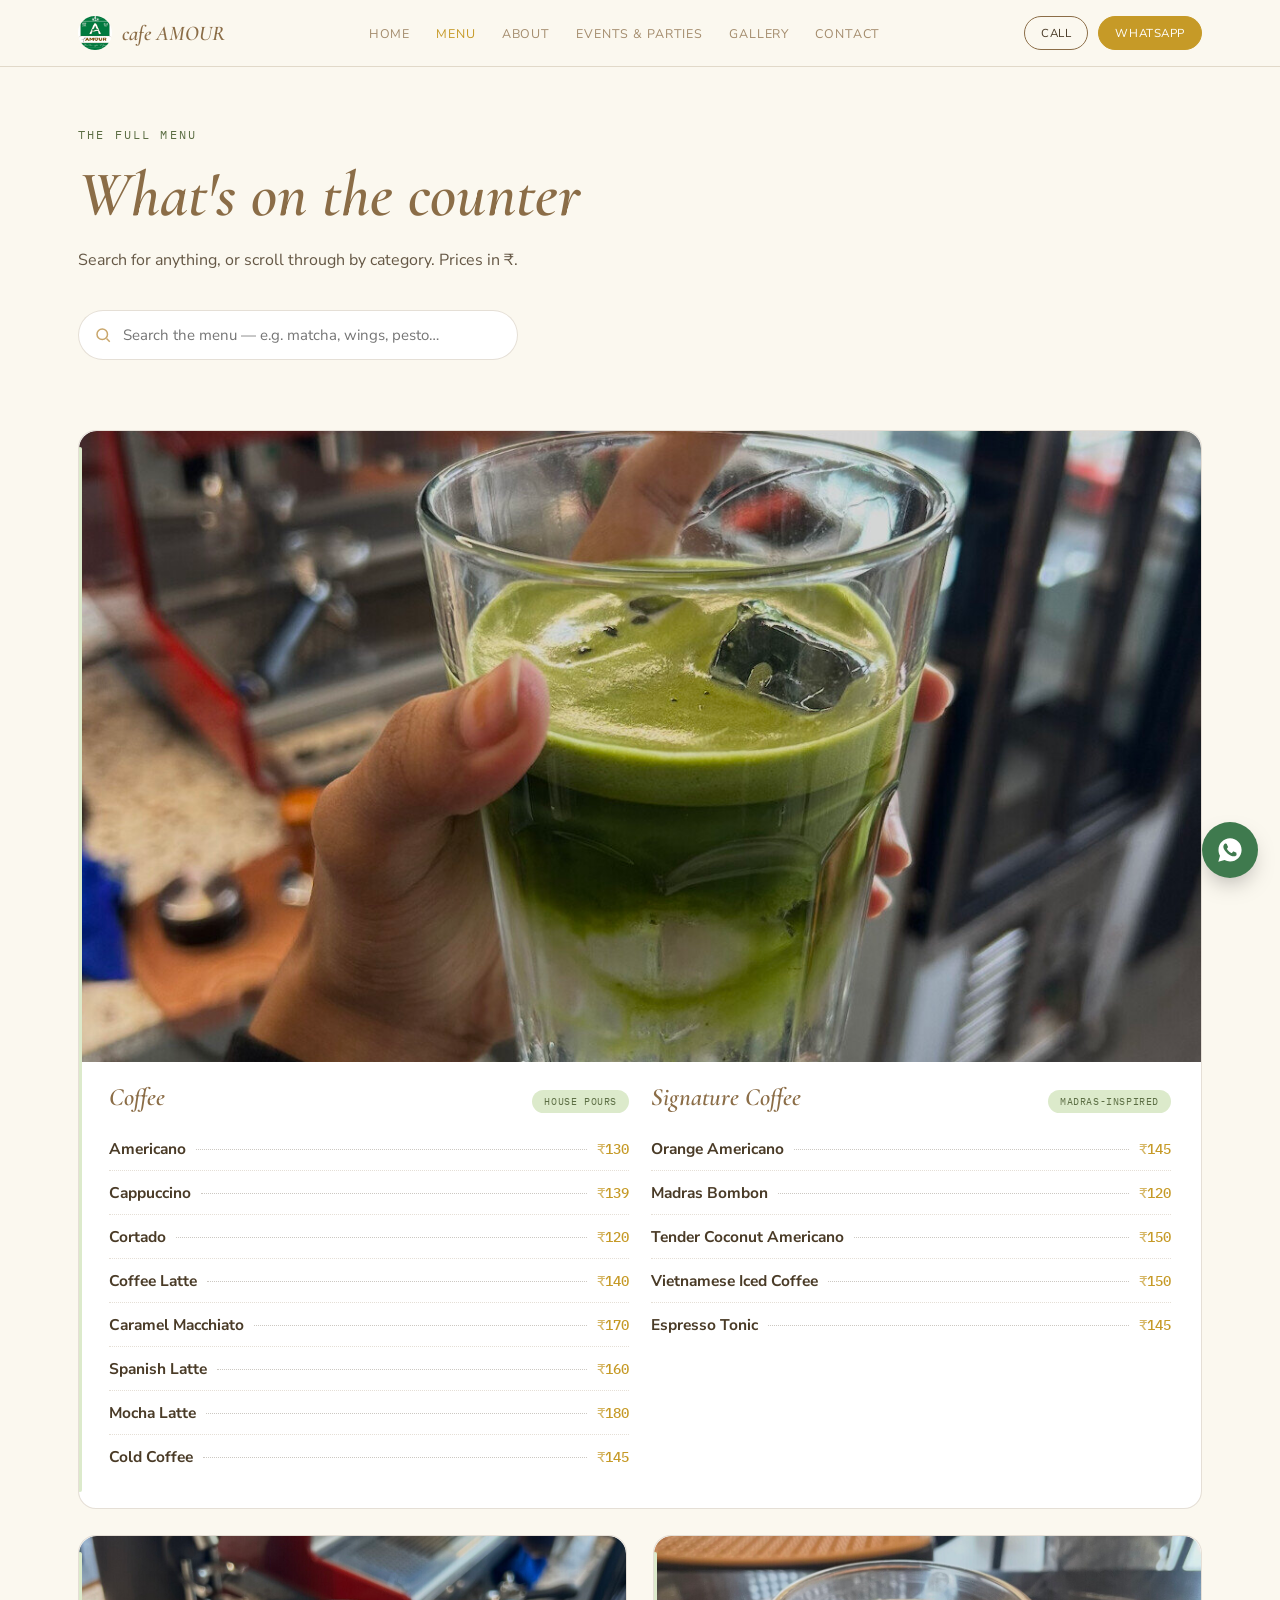
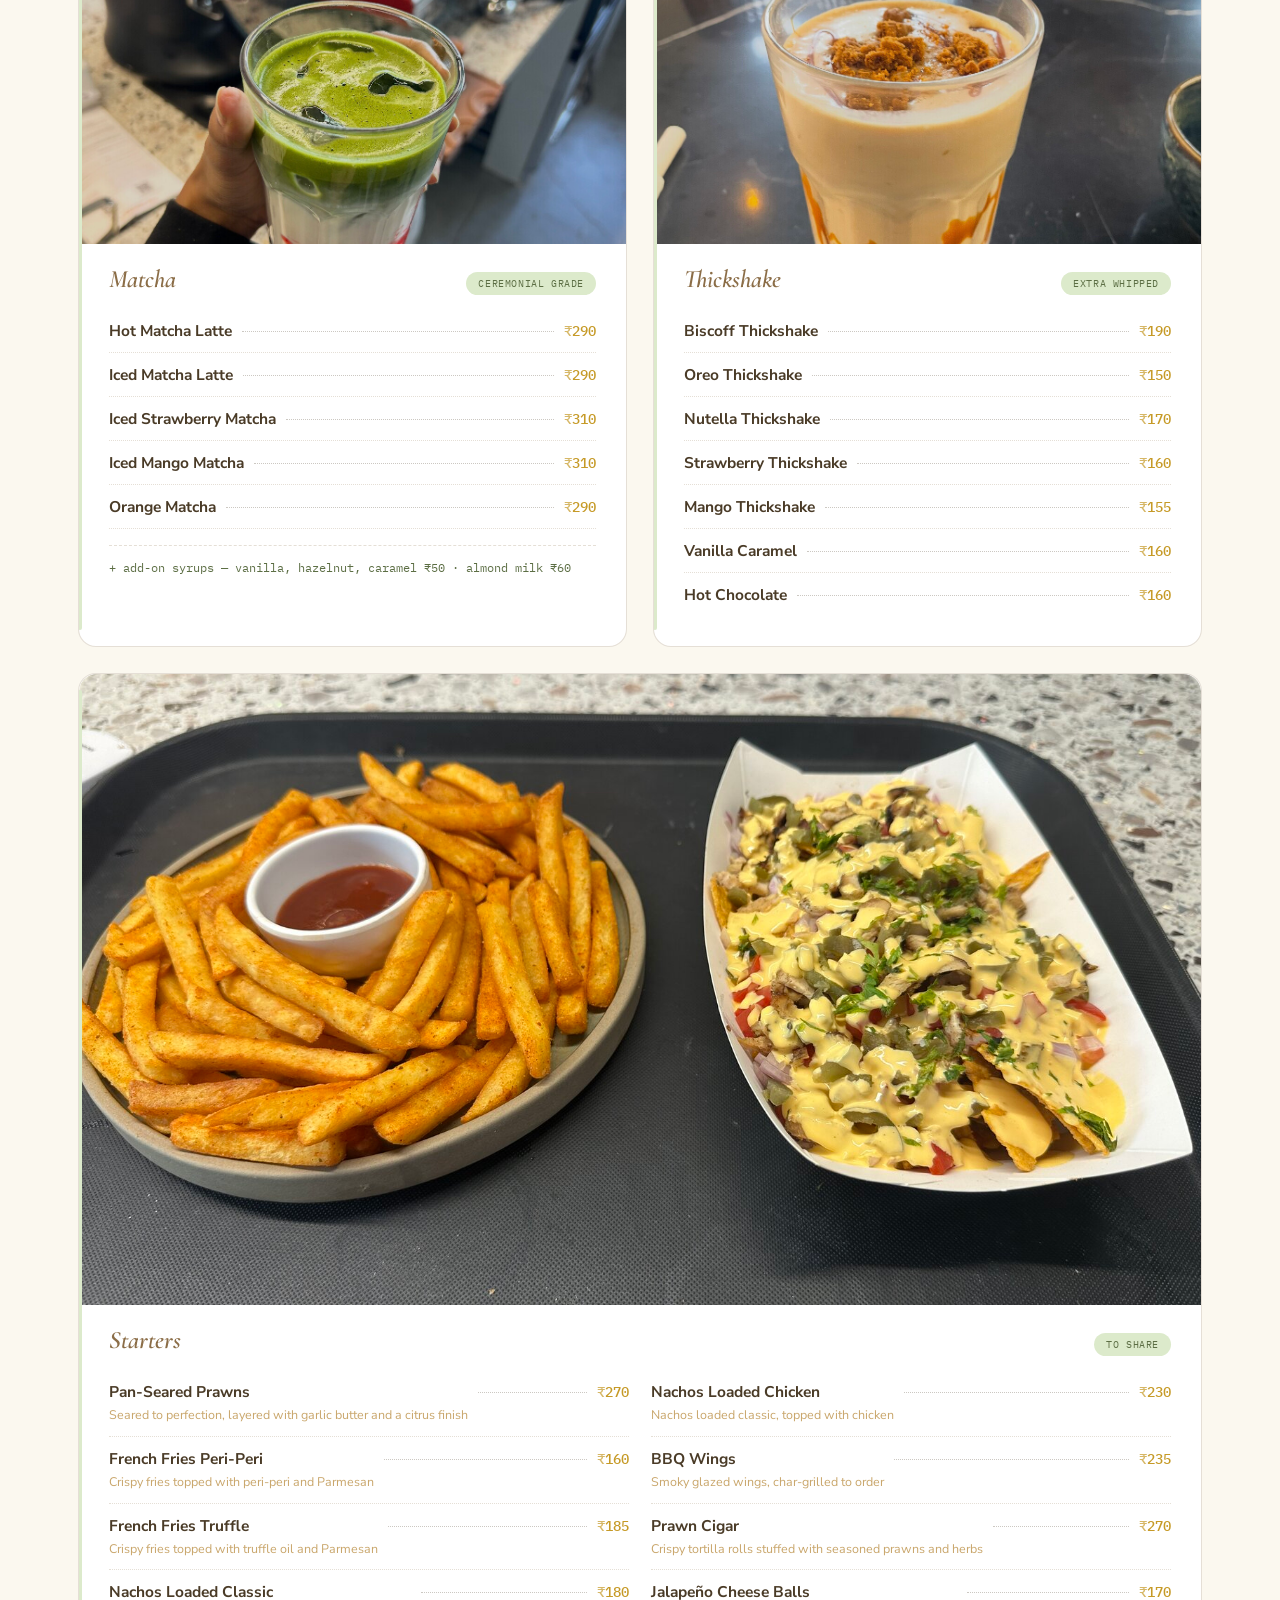
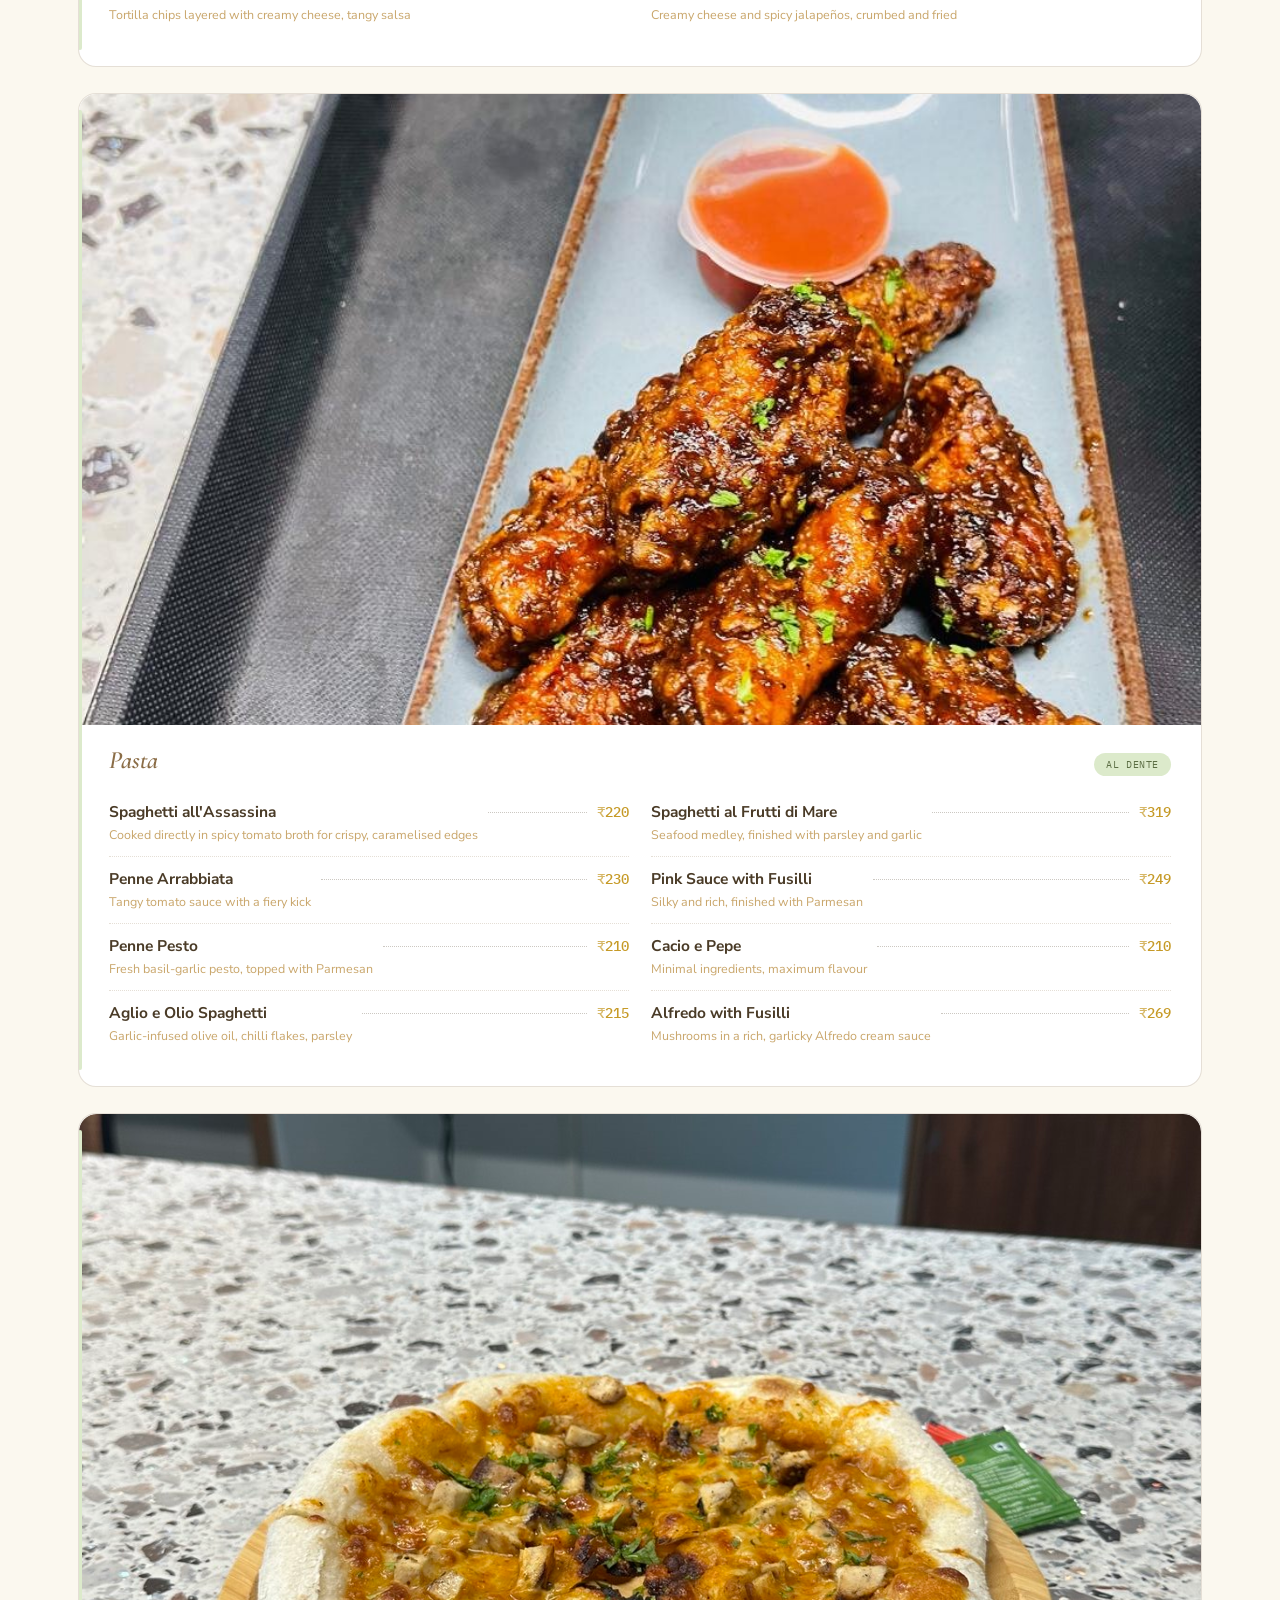
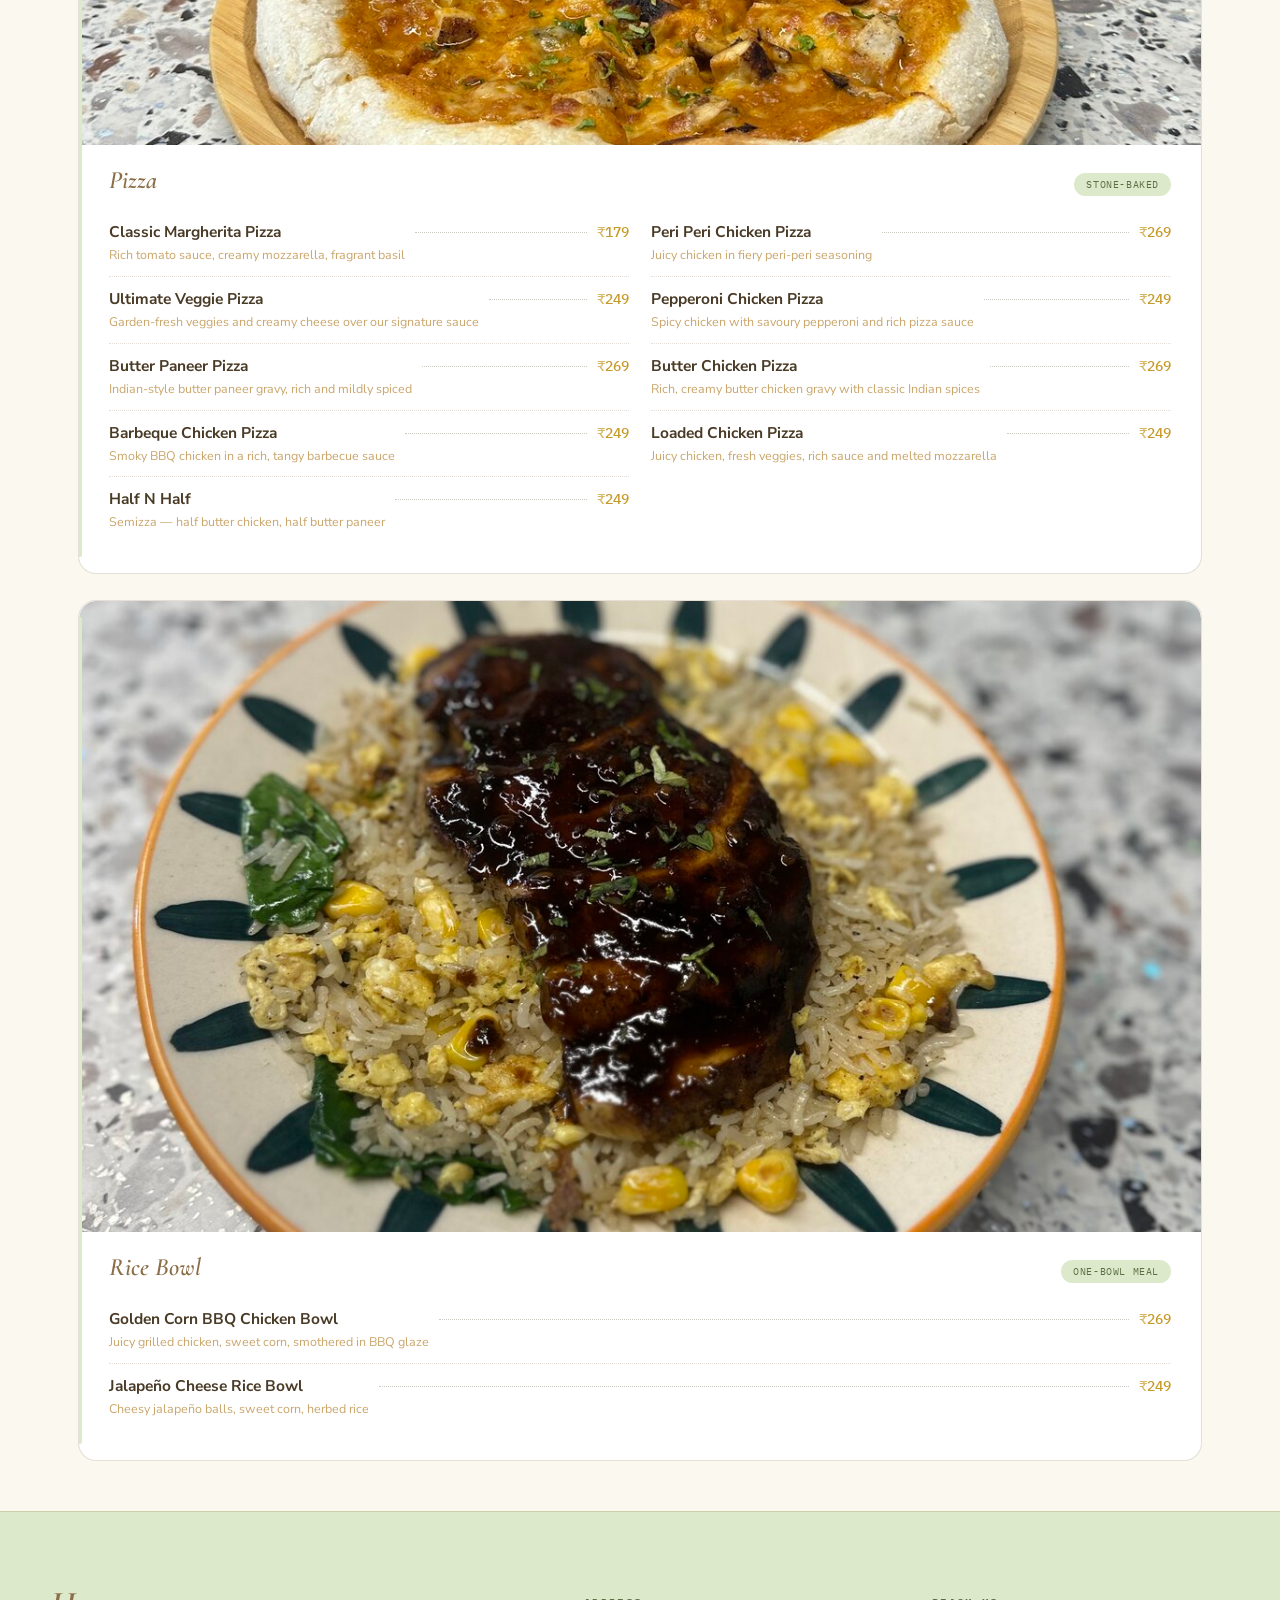
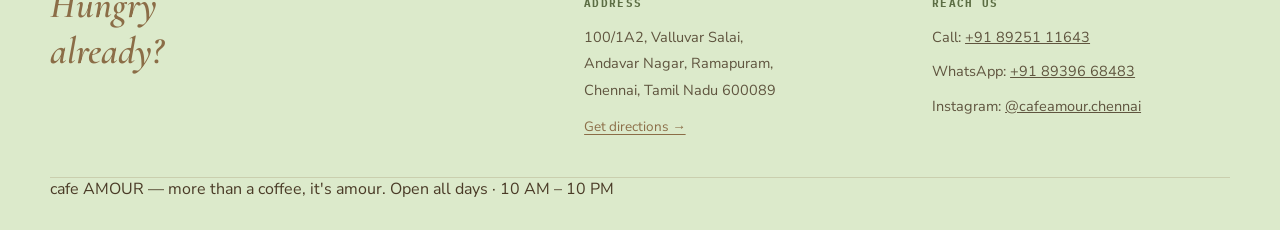
<file: menu.html>
<!DOCTYPE html>
<html lang="en">
<head>
<meta charset="UTF-8">
<meta name="viewport" content="width=device-width, initial-scale=1.0">
<title>Menu — cafe AMOUR</title>
<meta name="description" content="Full menu for cafe AMOUR — coffee, matcha, thickshakes, starters, pasta, pizza and rice bowls with prices.">
<meta name="theme-color" content="#DCEACB">
<link rel="icon" href="images/logo.jpg">
<link rel="preconnect" href="https://fonts.googleapis.com">
<link href="https://fonts.googleapis.com/css2?family=Cormorant+Garamond:ital,wght@0,500;0,600;1,500;1,600&family=Nunito+Sans:opsz,wght@6..12,300;6..12,400;6..12,600;6..12,700&family=IBM+Plex+Mono:wght@400;500&display=swap" rel="stylesheet">
<link rel="stylesheet" href="styles.css">
<style>
  .search-wrap{max-width:1180px;margin:0 auto;padding:0 28px 20px;}
  .search-box{
    position:relative;max-width:440px;
  }
  .search-box input{
    width:100%;padding:14px 20px 14px 44px;border-radius:26px;border:1.4px solid var(--brown-line);
    background:var(--paper);font-family:'Nunito Sans',sans-serif;font-size:15px;color:var(--ink);outline:none;
  }
  .search-box input:focus{border-color:var(--gold);}
  .search-box svg{position:absolute;left:16px;top:50%;transform:translateY(-50%);width:18px;height:18px;color:var(--brown-soft);}

  .menu-grid{display:grid;grid-template-columns:repeat(2,1fr);gap:26px;}
  .menu-card.full{grid-column:span 2;}
  .menu-card{position:relative;overflow:hidden;}
  .card-photo{margin:-30px -30px 20px;border-radius:18px 18px 0 0;overflow:hidden;aspect-ratio:16/9;}
  .card-photo img{width:100%;height:100%;object-fit:cover;}
  .card-title{display:flex;align-items:baseline;justify-content:space-between;margin-bottom:14px;}
  .card-title h3{font-size:25px;font-style:italic;color:var(--brown);}
  .card-title .tag{font-family:'IBM Plex Mono',monospace;font-size:10px;letter-spacing:0.06em;text-transform:uppercase;color:var(--green-ink);background:var(--green);padding:5px 12px;border-radius:14px;}
  .menu-item{display:flex;align-items:baseline;gap:10px;padding:11px 0;border-bottom:1px dotted var(--brown-line);}
  .menu-item:last-child{border-bottom:none;}
  .item-name{font-size:15.5px;font-weight:700;color:var(--ink);}
  .item-desc{display:block;font-size:12.5px;font-weight:400;color:var(--brown-soft);margin-top:3px;max-width:48ch;line-height:1.5;}
  .item-fill{flex:1;border-bottom:1px dotted rgba(74,59,39,0.28);min-width:10px;position:relative;top:-4px;}
  .item-price{font-family:'IBM Plex Mono',monospace;font-size:14px;color:var(--gold);font-weight:500;white-space:nowrap;}
  .item-price::before{content:"₹";opacity:0.7;}
  .item-price.tbd{color:var(--brown-soft);font-style:italic;font-size:12px;}
  .item-price.tbd::before{content:"";}
  .card-note{margin-top:16px;padding-top:14px;border-top:1px dashed var(--brown-line);font-family:'IBM Plex Mono',monospace;font-size:12px;color:var(--green-ink);}
  .grid-two{display:grid;grid-template-columns:repeat(2,1fr);gap:22px;}
  @media (max-width:900px){.menu-grid,.grid-two{grid-template-columns:1fr;} .menu-card.full{grid-column:span 1;}}
</style>
</head>
<body>

<header>
  <div class="nav-wrap">
    <a href="index.html" class="brand"><img src="images/logo.jpg" alt="cafe AMOUR logo"><b>cafe AMOUR</b></a>
    <nav><ul>
      <li><a href="index.html">Home</a></li>
      <li><a href="menu.html" class="current">Menu</a></li>
      <li><a href="about.html">About</a></li>
      <li><a href="events.html">Events &amp; Parties</a></li>
      <li><a href="gallery.html">Gallery</a></li>
      <li><a href="contact.html">Contact</a></li>
    </ul></nav>
    <div class="nav-actions">
      <a class="nav-cta" href="tel:+918925111643">Call</a>
      <a class="nav-cta solid" href="https://wa.me/918939668483" target="_blank" rel="noopener">WhatsApp</a>
    </div>
    <button class="menu-toggle" aria-label="Menu">☰</button>
  </div>
</header>

<div class="page-hero reveal">
  <div class="eyebrow">The full menu</div>
  <h1 class="letters">What's on the counter</h1>
  <p>Search for anything, or scroll through by category. Prices in ₹.</p>
</div>

<div class="search-wrap">
  <div class="search-box">
    <svg viewBox="0 0 24 24" fill="none" stroke="currentColor" stroke-width="2"><circle cx="11" cy="11" r="7"/><path d="M21 21l-4.3-4.3"/></svg>
    <input type="text" id="menuSearch" placeholder="Search the menu — e.g. matcha, wings, pesto…">
  </div>
</div>

<section class="block">
  <div class="menu-grid">

    <div class="menu-card card full">
      <div class="card-photo"><img src="images/drink-matcha-1.jpg" alt="Matcha at cafe AMOUR"></div>
      <div class="grid-two">
        <div>
          <div class="card-title"><h3>Coffee</h3><span class="tag">house pours</span></div>
          <div class="menu-item" data-name="americano"><span class="item-name">Americano</span><span class="item-fill"></span><span class="item-price">130</span></div>
          <div class="menu-item" data-name="cappuccino"><span class="item-name">Cappuccino</span><span class="item-fill"></span><span class="item-price">139</span></div>
          <div class="menu-item" data-name="cortado"><span class="item-name">Cortado</span><span class="item-fill"></span><span class="item-price">120</span></div>
          <div class="menu-item" data-name="coffee latte"><span class="item-name">Coffee Latte</span><span class="item-fill"></span><span class="item-price">140</span></div>
          <div class="menu-item" data-name="caramel macchiato"><span class="item-name">Caramel Macchiato</span><span class="item-fill"></span><span class="item-price">170</span></div>
          <div class="menu-item" data-name="spanish latte"><span class="item-name">Spanish Latte</span><span class="item-fill"></span><span class="item-price">160</span></div>
          <div class="menu-item" data-name="mocha latte"><span class="item-name">Mocha Latte</span><span class="item-fill"></span><span class="item-price">180</span></div>
          <div class="menu-item" data-name="cold coffee"><span class="item-name">Cold Coffee</span><span class="item-fill"></span><span class="item-price">145</span></div>
        </div>
        <div>
          <div class="card-title"><h3>Signature Coffee</h3><span class="tag">Madras-inspired</span></div>
          <div class="menu-item" data-name="orange americano"><span class="item-name">Orange Americano</span><span class="item-fill"></span><span class="item-price">145</span></div>
          <div class="menu-item" data-name="madras bombon"><span class="item-name">Madras Bombon</span><span class="item-fill"></span><span class="item-price">120</span></div>
          <div class="menu-item" data-name="tender coconut americano"><span class="item-name">Tender Coconut Americano</span><span class="item-fill"></span><span class="item-price">150</span></div>
          <div class="menu-item" data-name="vietnamese iced coffee"><span class="item-name">Vietnamese Iced Coffee</span><span class="item-fill"></span><span class="item-price">150</span></div>
          <div class="menu-item" data-name="espresso tonic"><span class="item-name">Espresso Tonic</span><span class="item-fill"></span><span class="item-price">145</span></div>
        </div>
      </div>
    </div>

    <div class="menu-card card">
      <div class="card-photo"><img src="images/drink-matcha-2.jpg" alt="Iced matcha at cafe AMOUR"></div>
      <div class="card-title"><h3>Matcha</h3><span class="tag">ceremonial grade</span></div>
      <div class="menu-item" data-name="hot matcha latte"><span class="item-name">Hot Matcha Latte</span><span class="item-fill"></span><span class="item-price">290</span></div>
      <div class="menu-item" data-name="iced matcha latte"><span class="item-name">Iced Matcha Latte</span><span class="item-fill"></span><span class="item-price">290</span></div>
      <div class="menu-item" data-name="iced strawberry matcha"><span class="item-name">Iced Strawberry Matcha</span><span class="item-fill"></span><span class="item-price">310</span></div>
      <div class="menu-item" data-name="iced mango matcha"><span class="item-name">Iced Mango Matcha</span><span class="item-fill"></span><span class="item-price">310</span></div>
      <div class="menu-item" data-name="orange matcha"><span class="item-name">Orange Matcha</span><span class="item-fill"></span><span class="item-price">290</span></div>
      <div class="card-note">+ add-on syrups — vanilla, hazelnut, caramel ₹50 · almond milk ₹60</div>
    </div>

    <div class="menu-card card">
      <div class="card-photo"><img src="images/drink-whipped-coffee.jpg" alt="Thickshake at cafe AMOUR"></div>
      <div class="card-title"><h3>Thickshake</h3><span class="tag">extra whipped</span></div>
      <div class="menu-item" data-name="biscoff thickshake"><span class="item-name">Biscoff Thickshake</span><span class="item-fill"></span><span class="item-price">190</span></div>
      <div class="menu-item" data-name="oreo thickshake"><span class="item-name">Oreo Thickshake</span><span class="item-fill"></span><span class="item-price">150</span></div>
      <div class="menu-item" data-name="nutella thickshake"><span class="item-name">Nutella Thickshake</span><span class="item-fill"></span><span class="item-price">170</span></div>
      <div class="menu-item" data-name="strawberry thickshake"><span class="item-name">Strawberry Thickshake</span><span class="item-fill"></span><span class="item-price">160</span></div>
      <div class="menu-item" data-name="mango thickshake"><span class="item-name">Mango Thickshake</span><span class="item-fill"></span><span class="item-price">155</span></div>
      <div class="menu-item" data-name="vanilla caramel"><span class="item-name">Vanilla Caramel</span><span class="item-fill"></span><span class="item-price">160</span></div>
      <div class="menu-item" data-name="hot chocolate"><span class="item-name">Hot Chocolate</span><span class="item-fill"></span><span class="item-price">160</span></div>
    </div>

    <div class="menu-card card full">
      <div class="card-photo"><img src="images/food-fries-loaded.jpg" alt="Starters at cafe AMOUR"></div>
      <div class="card-title"><h3>Starters</h3><span class="tag">to share</span></div>
      <div class="grid-two">
        <div>
          <div class="menu-item" data-name="pan-seared prawns"><span><span class="item-name">Pan-Seared Prawns</span><span class="item-desc">Seared to perfection, layered with garlic butter and a citrus finish</span></span><span class="item-fill"></span><span class="item-price">270</span></div>
          <div class="menu-item" data-name="french fries peri-peri"><span><span class="item-name">French Fries Peri-Peri</span><span class="item-desc">Crispy fries topped with peri-peri and Parmesan</span></span><span class="item-fill"></span><span class="item-price">160</span></div>
          <div class="menu-item" data-name="french fries truffle"><span><span class="item-name">French Fries Truffle</span><span class="item-desc">Crispy fries topped with truffle oil and Parmesan</span></span><span class="item-fill"></span><span class="item-price">185</span></div>
          <div class="menu-item" data-name="nachos loaded classic"><span><span class="item-name">Nachos Loaded Classic</span><span class="item-desc">Tortilla chips layered with creamy cheese, tangy salsa</span></span><span class="item-fill"></span><span class="item-price">180</span></div>
        </div>
        <div>
          <div class="menu-item" data-name="nachos loaded chicken"><span><span class="item-name">Nachos Loaded Chicken</span><span class="item-desc">Nachos loaded classic, topped with chicken</span></span><span class="item-fill"></span><span class="item-price">230</span></div>
          <div class="menu-item" data-name="bbq wings"><span><span class="item-name">BBQ Wings</span><span class="item-desc">Smoky glazed wings, char-grilled to order</span></span><span class="item-fill"></span><span class="item-price">235</span></div>
          <div class="menu-item" data-name="prawn cigar"><span><span class="item-name">Prawn Cigar</span><span class="item-desc">Crispy tortilla rolls stuffed with seasoned prawns and herbs</span></span><span class="item-fill"></span><span class="item-price">270</span></div>
          <div class="menu-item" data-name="jalapeño cheese balls"><span><span class="item-name">Jalapeño Cheese Balls</span><span class="item-desc">Creamy cheese and spicy jalapeños, crumbed and fried</span></span><span class="item-fill"></span><span class="item-price">170</span></div>
        </div>
      </div>
    </div>

    <div class="menu-card card full">
      <div class="card-photo"><img src="images/food-bbq-wings.jpg" alt="BBQ wings at cafe AMOUR"></div>
      <div class="card-title"><h3>Pasta</h3><span class="tag">al dente</span></div>
      <div class="grid-two">
        <div>
          <div class="menu-item" data-name="spaghetti all'assassina"><span><span class="item-name">Spaghetti all'Assassina</span><span class="item-desc">Cooked directly in spicy tomato broth for crispy, caramelised edges</span></span><span class="item-fill"></span><span class="item-price">220</span></div>
          <div class="menu-item" data-name="penne arrabbiata"><span><span class="item-name">Penne Arrabbiata</span><span class="item-desc">Tangy tomato sauce with a fiery kick</span></span><span class="item-fill"></span><span class="item-price">230</span></div>
          <div class="menu-item" data-name="penne pesto"><span><span class="item-name">Penne Pesto</span><span class="item-desc">Fresh basil-garlic pesto, topped with Parmesan</span></span><span class="item-fill"></span><span class="item-price">210</span></div>
          <div class="menu-item" data-name="aglio e olio spaghetti"><span><span class="item-name">Aglio e Olio Spaghetti</span><span class="item-desc">Garlic-infused olive oil, chilli flakes, parsley</span></span><span class="item-fill"></span><span class="item-price">215</span></div>
        </div>
        <div>
          <div class="menu-item" data-name="spaghetti al frutti di mare"><span><span class="item-name">Spaghetti al Frutti di Mare</span><span class="item-desc">Seafood medley, finished with parsley and garlic</span></span><span class="item-fill"></span><span class="item-price">319</span></div>
          <div class="menu-item" data-name="pink sauce with fusilli"><span><span class="item-name">Pink Sauce with Fusilli</span><span class="item-desc">Silky and rich, finished with Parmesan</span></span><span class="item-fill"></span><span class="item-price">249</span></div>
          <div class="menu-item" data-name="cacio e pepe"><span><span class="item-name">Cacio e Pepe</span><span class="item-desc">Minimal ingredients, maximum flavour</span></span><span class="item-fill"></span><span class="item-price">210</span></div>
          <div class="menu-item" data-name="alfredo with fusilli"><span><span class="item-name">Alfredo with Fusilli</span><span class="item-desc">Mushrooms in a rich, garlicky Alfredo cream sauce</span></span><span class="item-fill"></span><span class="item-price">269</span></div>
        </div>
      </div>
    </div>

    <div class="menu-card card full">
      <div class="card-photo"><img src="images/food-pizza-chicken-wide.jpg" alt="Pizza at cafe AMOUR"></div>
      <div class="card-title"><h3>Pizza</h3><span class="tag">stone-baked</span></div>
      <div class="grid-two">
        <div>
          <div class="menu-item" data-name="classic margherita pizza"><span><span class="item-name">Classic Margherita Pizza</span><span class="item-desc">Rich tomato sauce, creamy mozzarella, fragrant basil</span></span><span class="item-fill"></span><span class="item-price">179</span></div>
          <div class="menu-item" data-name="ultimate veggie pizza"><span><span class="item-name">Ultimate Veggie Pizza</span><span class="item-desc">Garden-fresh veggies and creamy cheese over our signature sauce</span></span><span class="item-fill"></span><span class="item-price">249</span></div>
          <div class="menu-item" data-name="butter paneer pizza"><span><span class="item-name">Butter Paneer Pizza</span><span class="item-desc">Indian-style butter paneer gravy, rich and mildly spiced</span></span><span class="item-fill"></span><span class="item-price">269</span></div>
          <div class="menu-item" data-name="barbeque chicken pizza"><span><span class="item-name">Barbeque Chicken Pizza</span><span class="item-desc">Smoky BBQ chicken in a rich, tangy barbecue sauce</span></span><span class="item-fill"></span><span class="item-price">249</span></div>
          <div class="menu-item" data-name="half n half pizza"><span><span class="item-name">Half N Half</span><span class="item-desc">Semizza — half butter chicken, half butter paneer</span></span><span class="item-fill"></span><span class="item-price">249</span></div>
        </div>
        <div>
          <div class="menu-item" data-name="peri peri chicken pizza"><span><span class="item-name">Peri Peri Chicken Pizza</span><span class="item-desc">Juicy chicken in fiery peri-peri seasoning</span></span><span class="item-fill"></span><span class="item-price">269</span></div>
          <div class="menu-item" data-name="pepperoni chicken pizza"><span><span class="item-name">Pepperoni Chicken Pizza</span><span class="item-desc">Spicy chicken with savoury pepperoni and rich pizza sauce</span></span><span class="item-fill"></span><span class="item-price">249</span></div>
          <div class="menu-item" data-name="butter chicken pizza"><span><span class="item-name">Butter Chicken Pizza</span><span class="item-desc">Rich, creamy butter chicken gravy with classic Indian spices</span></span><span class="item-fill"></span><span class="item-price">269</span></div>
          <div class="menu-item" data-name="loaded chicken pizza"><span><span class="item-name">Loaded Chicken Pizza</span><span class="item-desc">Juicy chicken, fresh veggies, rich sauce and melted mozzarella</span></span><span class="item-fill"></span><span class="item-price">249</span></div>
        </div>
      </div>
    </div>

    <div class="menu-card card full">
      <div class="card-photo"><img src="images/food-ricebowl.jpg" alt="Rice bowl at cafe AMOUR"></div>
      <div class="card-title"><h3>Rice Bowl</h3><span class="tag">one-bowl meal</span></div>
      <div class="menu-item" data-name="golden corn bbq chicken bowl"><span><span class="item-name">Golden Corn BBQ Chicken Bowl</span><span class="item-desc">Juicy grilled chicken, sweet corn, smothered in BBQ glaze</span></span><span class="item-fill"></span><span class="item-price">269</span></div>
      <div class="menu-item" data-name="jalapeño cheese rice bowl"><span><span class="item-name">Jalapeño Cheese Rice Bowl</span><span class="item-desc">Cheesy jalapeño balls, sweet corn, herbed rice</span></span><span class="item-fill"></span><span class="item-price">249</span></div>
    </div>

  </div>
</section>

<footer id="visit">
  <div class="footer-inner">
    <div class="footer-grid">
      <div><h2>Hungry already?</h2></div>
      <div class="footer-col">
        <h4>Address</h4>
        <p>100/1A2, Valluvar Salai,<br>Andavar Nagar, Ramapuram,<br>Chennai, Tamil Nadu 600089</p>
        <a class="link-line" href="contact.html">Get directions →</a>
      </div>
      <div class="footer-col">
        <h4>Reach us</h4>
        <p>Call: <a href="tel:+918925111643">+91 89251 11643</a></p>
        <p>WhatsApp: <a href="https://wa.me/918939668483" target="_blank" rel="noopener">+91 89396 68483</a></p>
        <p>Instagram: <a href="https://instagram.com/cafeamour.chennai" target="_blank" rel="noopener">@cafeamour.chennai</a></p>
      </div>
    </div>
    <div class="bottom">
      <span>cafe AMOUR — more than a coffee, it's amour.</span>
      <span>Open all days · 10 AM – 10 PM</span>
    </div>
  </div>
</footer>

<a class="float-wa" href="https://wa.me/918939668483?text=Hi%20cafe%20AMOUR%2C%20I%27d%20like%20to%20order" target="_blank" rel="noopener" aria-label="Chat on WhatsApp">
  <svg viewBox="0 0 24 24"><path d="M12.04 2C6.58 2 2.13 6.45 2.13 11.91c0 1.75.46 3.45 1.32 4.95L2 22l5.28-1.38c1.45.79 3.08 1.21 4.76 1.21h.01c5.46 0 9.9-4.45 9.9-9.91C21.96 6.45 17.5 2 12.04 2zm5.8 14.03c-.24.68-1.4 1.3-1.93 1.34-.5.05-1.13.07-1.83-.11-.42-.11-.96-.3-1.65-.6-2.9-1.25-4.79-4.17-4.94-4.36-.15-.2-1.18-1.57-1.18-3 0-1.42.75-2.12 1.02-2.41.27-.29.58-.36.78-.36.2 0 .39 0 .56.01.18.01.42-.07.66.5.24.58.83 1.99.9 2.13.07.15.12.32.02.51-.09.2-.14.32-.28.49-.14.17-.29.38-.42.51-.14.14-.28.29-.12.57.16.28.71 1.17 1.53 1.9 1.05.94 1.94 1.23 2.22 1.37.28.14.44.12.6-.07.16-.2.68-.79.87-1.06.18-.28.36-.23.6-.14.24.09 1.53.72 1.79.85.26.14.44.2.5.32.06.11.06.65-.18 1.33z"/></svg>
</a>

<script src="script.js"></script>
</body>
</html>
</file>
<file: styles.css>
/* cafe AMOUR — shared styles */
:root{
  --bg:#FBF8EF;
  --paper:#FFFFFF;
  --green:#DCEACB;
  --green-deep:#8FA872;
  --green-ink:#5C6E44;
  --brown:#8B6D47;
  --brown-soft:#C9A66B;
  --brown-line: rgba(139,109,71,0.22);
  --gold:#C69A27;
  --gold-light:#F2E3B0;
  --ink:#4A3B27;
}
*{box-sizing:border-box;}
html{scroll-behavior:smooth;}
body{
  margin:0;background:var(--bg);color:var(--ink);
  font-family:'Nunito Sans', sans-serif;font-weight:400;
  -webkit-font-smoothing:antialiased;
}
h1,h2,h3,.serif{font-family:'Cormorant Garamond', serif;font-weight:600;margin:0;}
.mono{font-family:'IBM Plex Mono', monospace;}
a{color:inherit;}
img{display:block;max-width:100%;}
::selection{background:var(--gold-light);color:var(--ink);}

@media (prefers-reduced-motion: reduce){ *{animation:none !important; transition:none !important;} }

.reveal{opacity:0;transform:translateY(24px);transition:opacity .7s ease, transform .7s ease;}
.reveal.in-view{opacity:1;transform:translateY(0);}

/* ---------- animated letters ---------- */
.letters{display:inline-block;}
.letters span{display:inline-block;opacity:0;transform:translateY(0.6em) rotate(4deg);animation:letterIn .7s cubic-bezier(.2,.8,.2,1) forwards;}
@keyframes letterIn{to{opacity:1;transform:translateY(0) rotate(0deg);}}

/* ---------- word rotator ---------- */
.word-rotator{position:relative;display:inline-block;min-width:1ch;vertical-align:top;}
.word-rotator span{position:absolute;left:0;top:0;white-space:nowrap;opacity:0;transform:translateY(100%);transition:opacity .5s ease, transform .5s ease;}
.word-rotator span.active{position:relative;opacity:1;transform:translateY(0);}
.word-rotator span.leaving{opacity:0;transform:translateY(-100%);}

/* ---------- video hero ---------- */
.video-hero{position:relative;min-height:78vh;display:flex;align-items:flex-end;overflow:hidden;}
.video-hero video{position:absolute;inset:0;width:100%;height:100%;object-fit:cover;z-index:0;}
.video-hero::after{content:"";position:absolute;inset:0;background:linear-gradient(180deg, rgba(74,59,39,0.15) 0%, rgba(45,36,24,0.75) 100%);z-index:1;}
.video-hero-content{position:relative;z-index:2;max-width:1180px;margin:0 auto;padding:60px 28px 60px;width:100%;color:#FBF8EF;}
.video-hero .position-line{display:flex;gap:8px;align-items:center;font-family:'IBM Plex Mono',monospace;font-size:12.5px;letter-spacing:0.08em;text-transform:uppercase;color:var(--gold-light);margin-bottom:18px;}
.video-hero .position-line span.sep{opacity:0.5;}
.video-hero h1{font-size:clamp(42px,7vw,80px);font-style:italic;line-height:1.02;color:#FBF8EF;}
.video-hero p{margin-top:16px;font-size:16px;line-height:1.7;color:#EFE9D8;opacity:0.92;max-width:50ch;}
.video-hero-meta{display:flex;gap:26px;margin-top:22px;flex-wrap:wrap;font-size:14px;}
.video-hero-meta div{display:flex;flex-direction:column;}
.video-hero-meta b{font-family:'Cormorant Garamond',serif;font-size:19px;color:#FBF8EF;}
.video-hero-meta span{font-size:11px;letter-spacing:0.06em;text-transform:uppercase;color:var(--gold-light);}
.video-hero-actions{display:flex;gap:12px;margin-top:26px;flex-wrap:wrap;}

/* ---------- inline video blocks ---------- */
.video-block{border-radius:20px;overflow:hidden;border:1px solid var(--brown-line);position:relative;background:#000;}
.video-block video{width:100%;display:block;}
.video-caption{position:absolute;left:0;right:0;bottom:0;padding:16px 20px;background:linear-gradient(0deg, rgba(0,0,0,0.55), transparent);color:#fff;font-size:13px;letter-spacing:0.03em;}

/* ---------- nav ---------- */
header{position:sticky;top:0;z-index:60;background:rgba(251,248,239,0.92);backdrop-filter:blur(7px);border-bottom:1px solid var(--brown-line);}
.nav-wrap{max-width:1180px;margin:0 auto;padding:16px 28px;display:flex;align-items:center;justify-content:space-between;gap:20px;}
.brand{display:flex;align-items:center;gap:10px;text-decoration:none;flex-shrink:0;}
.brand img{width:34px;height:34px;border-radius:50%;object-fit:cover;}
.brand b{font-family:'Cormorant Garamond', serif;font-style:italic;font-size:21px;color:var(--brown);font-weight:600;}
nav ul{list-style:none;display:flex;gap:26px;margin:0;padding:0;flex-wrap:wrap;}
nav a{font-size:12.5px;letter-spacing:0.07em;text-transform:uppercase;text-decoration:none;color:var(--brown);opacity:0.78;position:relative;}
nav a::after{content:"";position:absolute;left:0;right:0;bottom:-5px;height:2px;background:var(--gold);transform:scaleX(0);transform-origin:left;transition:transform .3s ease;}
nav a:hover{opacity:1;} nav a:hover::after{transform:scaleX(1);}
nav a.current{opacity:1;color:var(--gold);}
.nav-actions{display:flex;gap:10px;flex-shrink:0;}
.nav-cta{
  border:1.4px solid var(--brown);padding:8px 16px;font-size:11.5px;letter-spacing:0.05em;text-transform:uppercase;
  text-decoration:none;border-radius:22px;white-space:nowrap;
}
.nav-cta.solid{background:var(--gold);border-color:var(--gold);color:var(--paper);}
.menu-toggle{display:none;background:none;border:none;font-size:24px;color:var(--brown);cursor:pointer;}
@media (max-width:900px){
  nav ul{
    display:none;position:absolute;top:100%;left:0;right:0;background:var(--paper);
    flex-direction:column;gap:0;padding:10px 28px;border-bottom:1px solid var(--brown-line);
  }
  nav ul.open{display:flex;}
  nav ul li{padding:12px 0;border-bottom:1px dashed var(--brown-line);}
  nav ul li:last-child{border-bottom:none;}
  .menu-toggle{display:block;}
  header{position:sticky;}
  .nav-wrap{position:relative;flex-wrap:wrap;}
}
@media (max-width:520px){
  .nav-actions .nav-cta:not(.solid){display:none;}
}

/* ---------- buttons ---------- */
.btn{
  display:inline-flex;align-items:center;gap:8px;padding:13px 24px;border-radius:28px;
  font-size:13px;letter-spacing:0.05em;text-transform:uppercase;text-decoration:none;font-weight:600;
  transition:transform .22s ease, box-shadow .22s ease;
}
.btn:hover{transform:translateY(-2px);}
.btn-gold{background:var(--gold);color:var(--paper);box-shadow:0 8px 20px -8px rgba(198,154,39,0.55);}
.btn-outline{border:1.4px solid var(--brown);color:var(--brown);}
.btn-outline:hover{background:var(--brown);color:var(--paper);}
.btn-whatsapp{background:#3f7a4e;color:var(--paper);}

/* ---------- floating whatsapp ---------- */
.float-wa{
  position:fixed;bottom:22px;right:22px;z-index:80;width:56px;height:56px;border-radius:50%;
  background:#3f7a4e;display:flex;align-items:center;justify-content:center;box-shadow:0 10px 24px -8px rgba(0,0,0,0.35);
  text-decoration:none;
}
.float-wa svg{width:28px;height:28px;fill:#fff;}

/* ---------- page hero (shared shape across inner pages) ---------- */
.page-hero{max-width:1180px;margin:0 auto;padding:60px 28px 20px;}
.page-hero .eyebrow{font-family:'IBM Plex Mono',monospace;font-size:12px;letter-spacing:0.18em;text-transform:uppercase;color:var(--green-ink);margin-bottom:14px;}
.page-hero h1{font-size:clamp(38px,6vw,64px);font-style:italic;color:var(--brown);}
.page-hero p{margin-top:14px;max-width:60ch;font-size:16px;line-height:1.7;color:var(--ink);opacity:0.85;}

/* ---------- sections ---------- */
section.block{max-width:1180px;margin:0 auto;padding:50px 28px;}
.section-head{margin-bottom:30px;}
.section-head .eyebrow{font-family:'IBM Plex Mono',monospace;font-size:12px;letter-spacing:0.16em;text-transform:uppercase;color:var(--green-ink);margin-bottom:10px;}
.section-head h2{font-size:clamp(30px,4.5vw,46px);font-style:italic;color:var(--brown);}

/* ---------- cards ---------- */
.card{background:var(--paper);border:1px solid var(--brown-line);border-radius:18px;padding:30px;position:relative;}
.card::before{content:"";position:absolute;top:16px;left:-1px;width:4px;height:calc(100% - 32px);background:var(--green);border-radius:4px;}

/* ---------- image tiles ---------- */
.img-tile{border-radius:16px;overflow:hidden;border:1px solid var(--brown-line);background:var(--paper);}
.img-tile img{width:100%;height:100%;object-fit:cover;display:block;transition:transform .5s ease;}
.img-tile:hover img{transform:scale(1.06);}

/* ---------- footer ---------- */
footer{background:var(--green);color:var(--ink);padding:70px 28px 30px;border-top:1px solid var(--brown-line);}
.footer-inner{max-width:1180px;margin:0 auto;}
.footer-grid{display:grid;grid-template-columns:1.3fr 0.8fr 0.8fr;gap:50px;padding-bottom:40px;border-bottom:1px solid var(--brown-line);}
.footer-grid h2{font-family:'Cormorant Garamond',serif;font-style:italic;font-size:clamp(26px,4vw,38px);max-width:11ch;color:var(--brown);}
.footer-col h4{font-family:'IBM Plex Mono',monospace;font-size:11px;letter-spacing:0.12em;text-transform:uppercase;color:var(--green-ink);margin-bottom:14px;}
.footer-col p{font-size:14.5px;line-height:1.8;color:var(--ink);opacity:0.85;margin:0 0 8px;}
.footer-col a.link-line{display:inline-flex;gap:6px;margin-top:6px;font-size:13.5px;text-decoration:underline;text-underline-offset:3px;color:var(--brown);}
.social-row{display:flex;gap:12px;margin-top:14px;}
.social-row a{width:38px;height:38px;border-radius:50%;border:1.4px solid var(--brown);display:flex;align-items:center;justify-content:center;text-decoration:none;}
.social-row svg{width:18px;height:18px;fill:var(--brown);}
.bottom-bar{max-width:1180px;margin:0 auto;padding-top:22px;display:flex;justify-content:space-between;flex-wrap:wrap;gap:10px;font-family:'IBM Plex Mono',monospace;font-size:11px;opacity:0.6;}

@media (max-width:820px){
  .footer-grid{grid-template-columns:1fr;gap:30px;}
}
</file>
